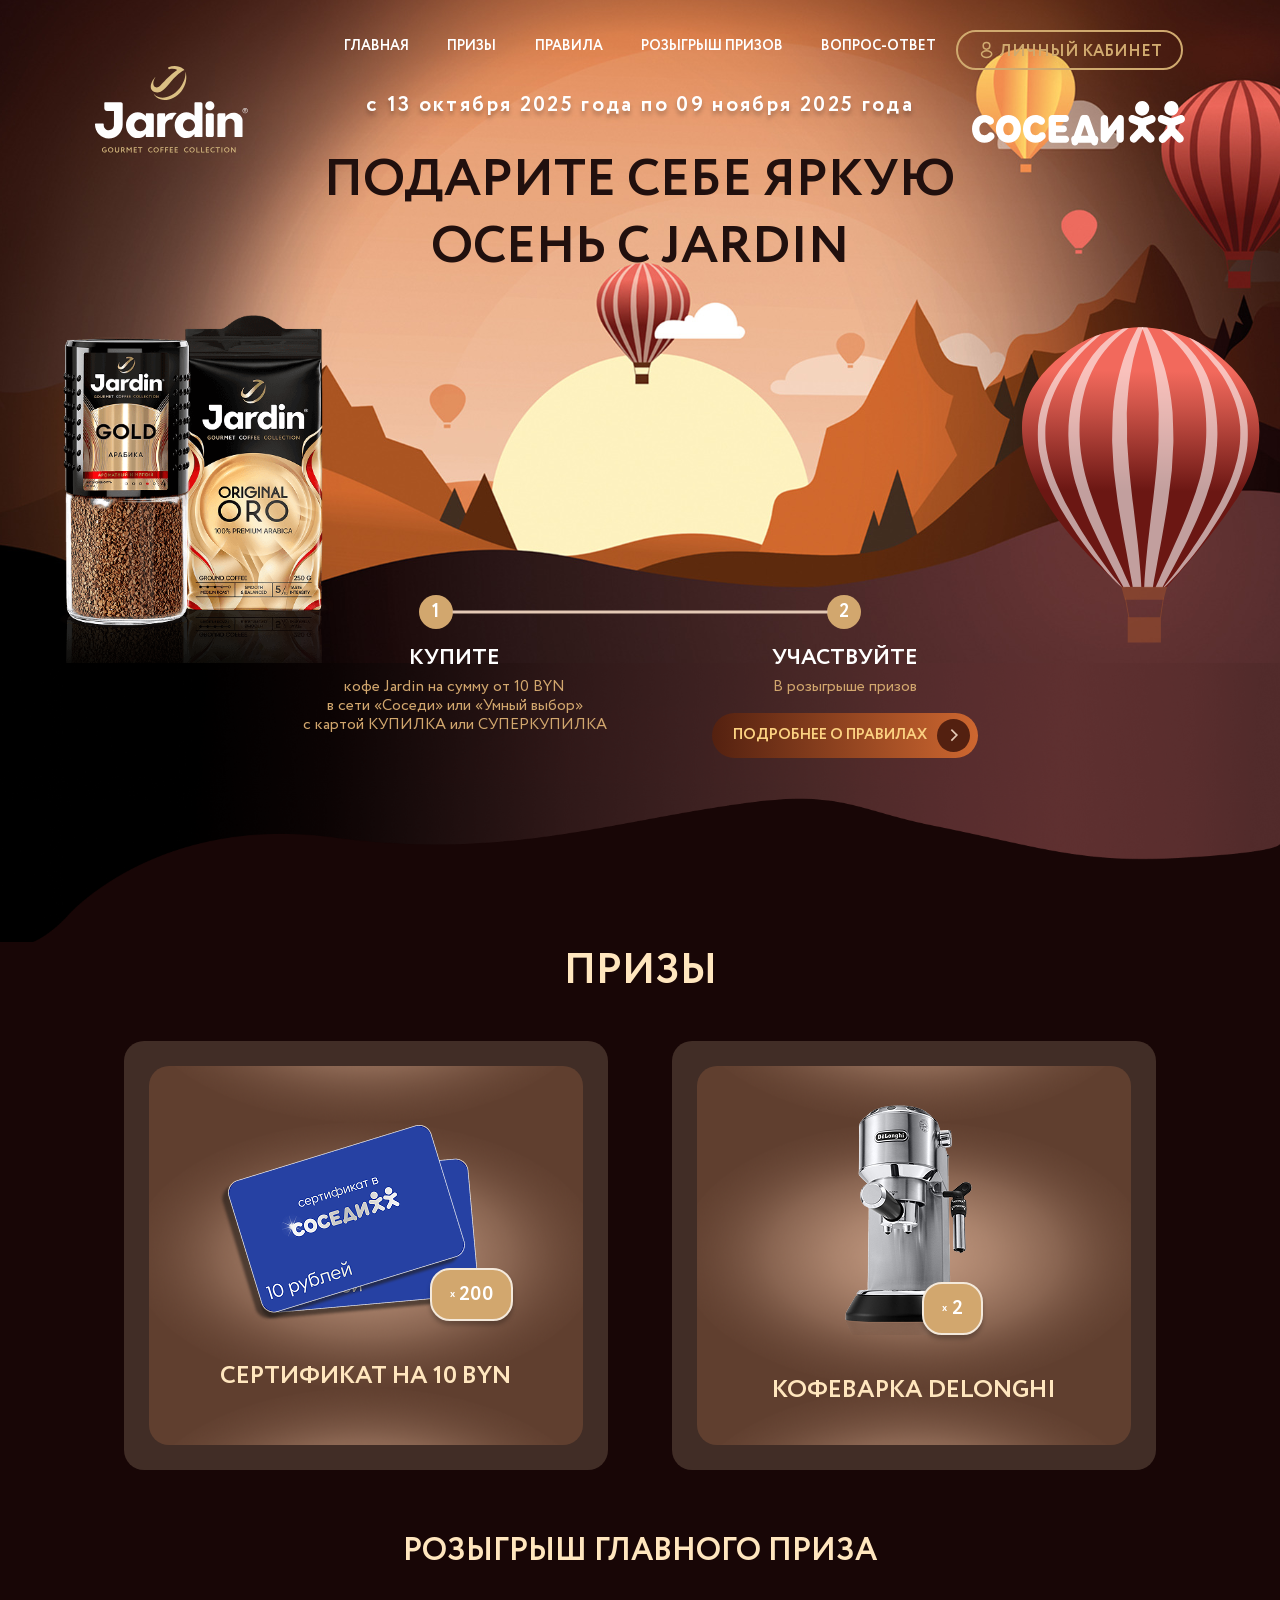
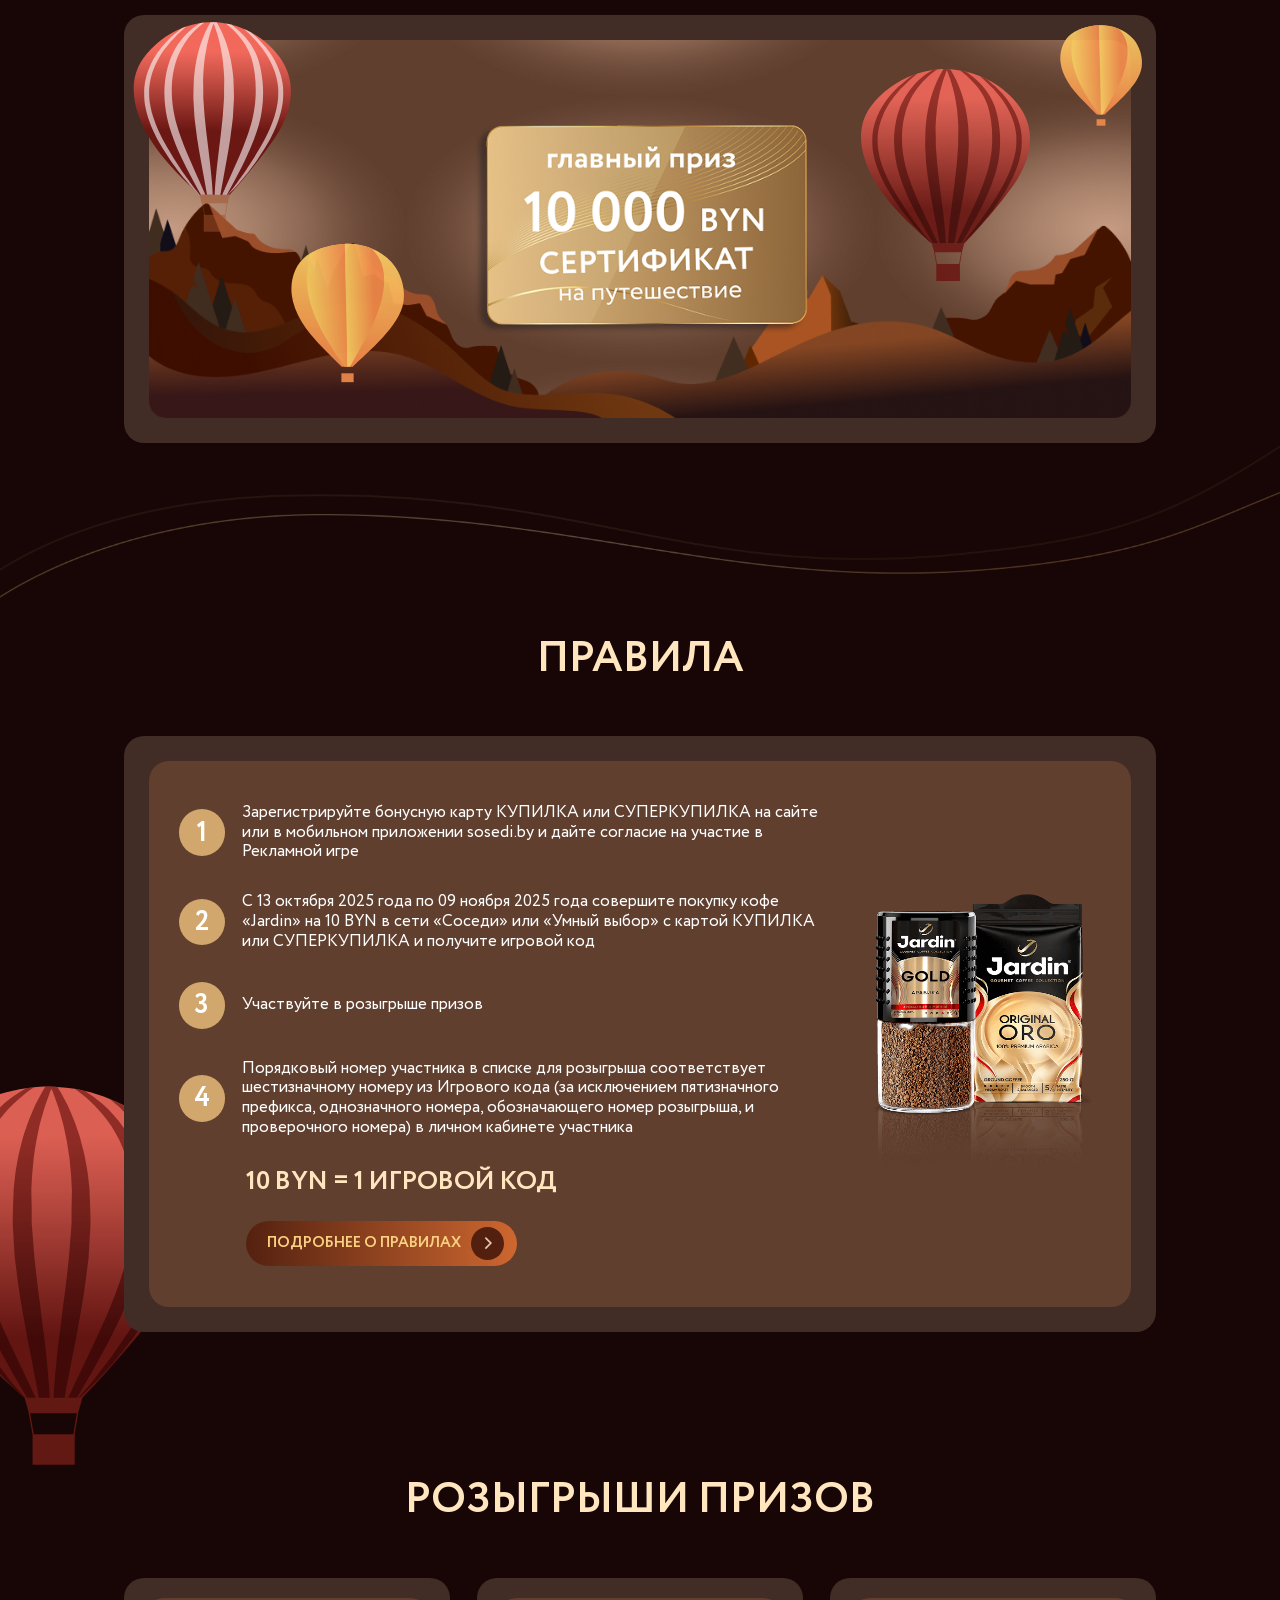
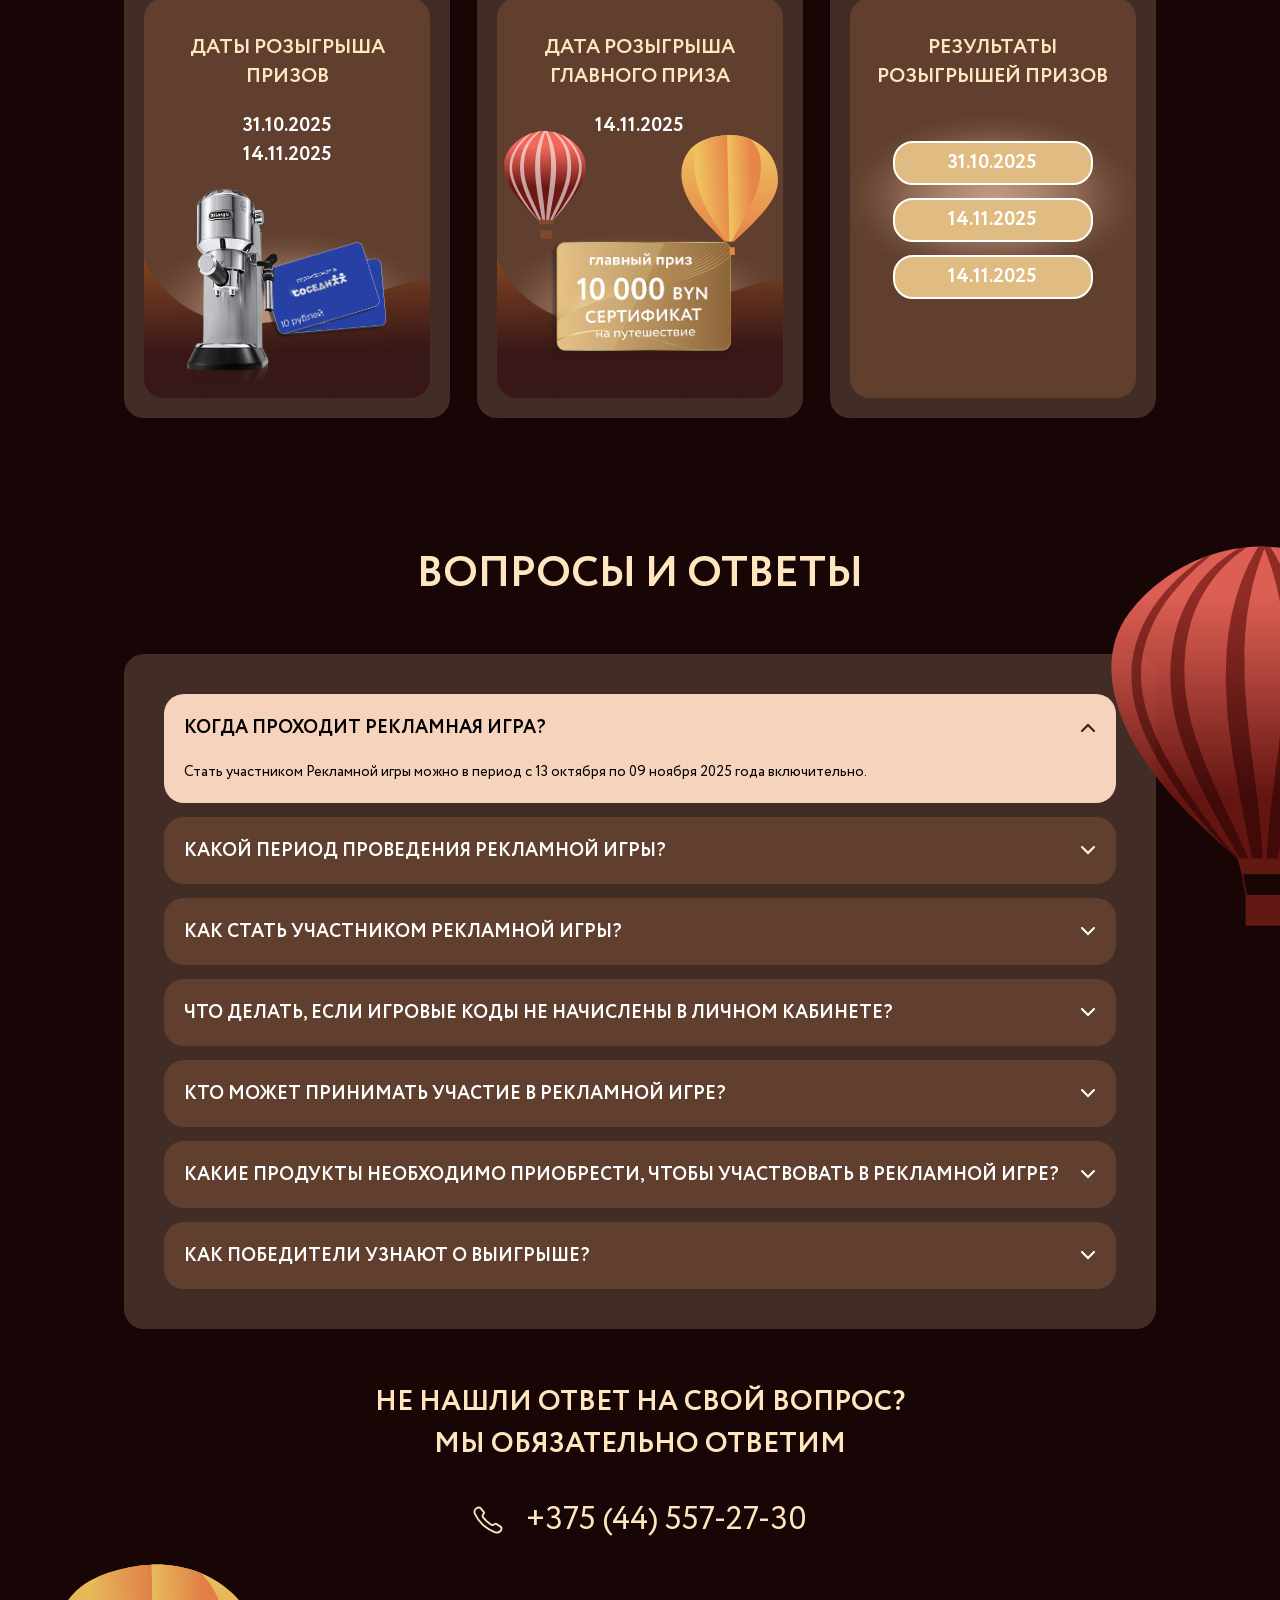
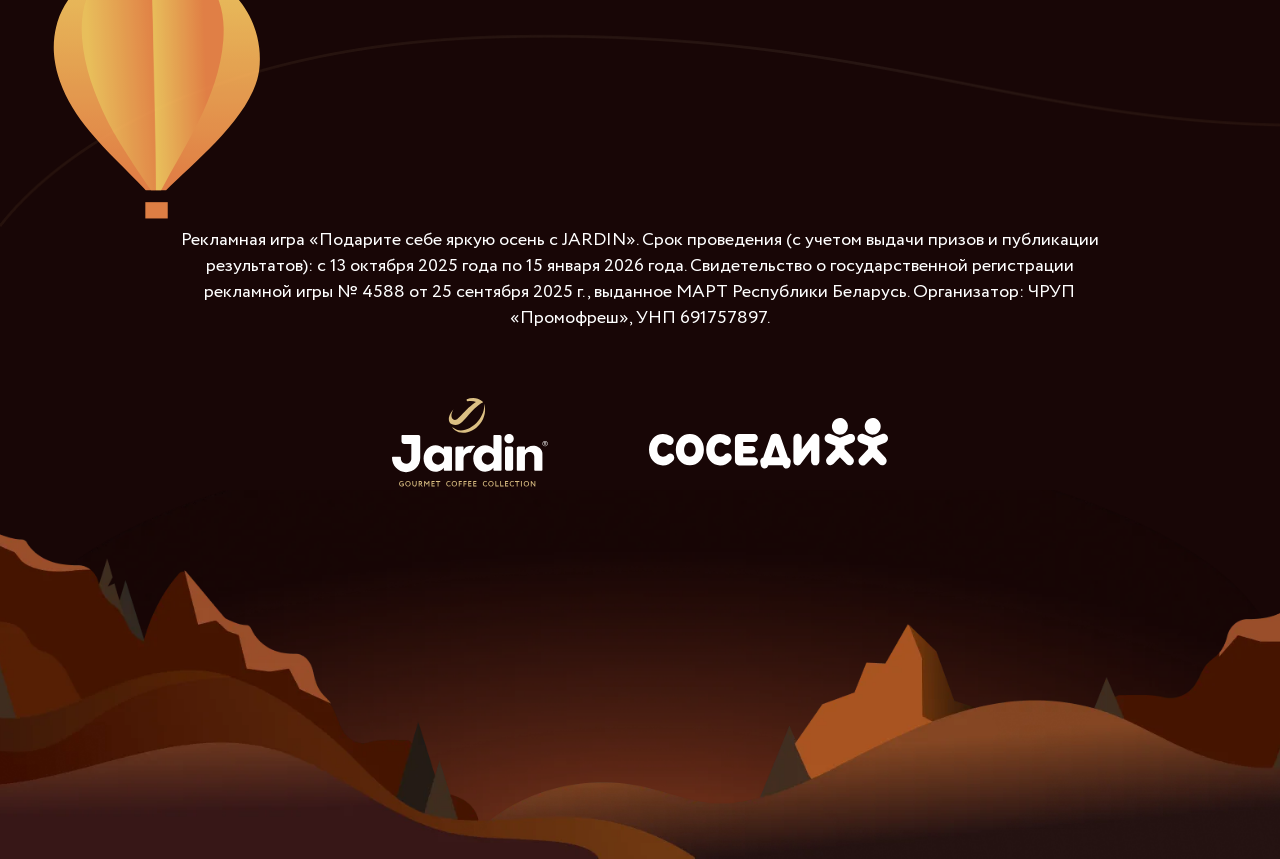
<file: index.html>
<!DOCTYPE html>
<html lang="en">
  <head>
    <!-- Google Tag Manager -->
    <script>
      (function (w, d, s, l, i) {
        w[l] = w[l] || [];
        w[l].push({ "gtm.start": new Date().getTime(), event: "gtm.js" });
        var f = d.getElementsByTagName(s)[0],
          j = d.createElement(s),
          dl = l != "dataLayer" ? "&l=" + l : "";
        j.async = true;
        j.src = "https://www.googletagmanager.com/gtm.js?id=" + i + dl;
        f.parentNode.insertBefore(j, f);
      })(window, document, "script", "dataLayer", "GTM-M6FMHGK");
    </script>
    <!-- End Google Tag Manager -->
    <meta charset="UTF-8" />
    <meta
      name="viewport"
      content="width=device-width, user-scalable=no, initial-scale=1.0, maximum-scale=1.0, minimum-scale=1.0"
    />
    <meta http-equiv="X-UA-Compatible" content="ie=edge" />
    <meta
      name="description"
      content="Рекламная игра в СОСЕДЯХ с 13.10.2025 г. по 09.11.2025 г. Главный приз - 10 000 BYN сертификат на путешествие!"
    />
    <link rel="stylesheet" href="style.css" />
    <link rel="shortcut icon" href="./images/favicon.png" type="image/x-icon" />
    <title>
      Рекламная игра в магазинах СОСЕДИ «Подарите себе яркую оcень с Jardine».
    </title>
  </head>
  <body>
    <!-- Google Tag Manager (noscript) -->
    <noscript
      ><iframe
        src="https://www.googletagmanager.com/ns.html?id=GTM-M6FMHGK"
        height="0"
        width="0"
        style="display: none; visibility: hidden"
      ></iframe
    ></noscript>
    <!-- End Google Tag Manager (noscript) -->
    <header class="header">
      <div class="header__content">
        <div></div>
        <a href="https://sosedi.by/personal/#auth" class="header__button-profile">
          <svg
            width="19"
            height="18"
            viewBox="0 0 19 18"
            fill="none"
            xmlns="http://www.w3.org/2000/svg"
          >
            <path
              d="M9.62017 8.15253C9.54517 8.14503 9.45517 8.14503 9.37267 8.15253C7.58767 8.09253 6.17017 6.63003 6.17017 4.83003C6.17017 2.99253 7.65517 1.50003 9.50017 1.50003C11.3377 1.50003 12.8302 2.99253 12.8302 4.83003C12.8227 6.63003 11.4052 8.09253 9.62017 8.15253Z"
              stroke="#D0AA6F"
              stroke-width="1.5"
              stroke-linecap="round"
              stroke-linejoin="round"
            />
            <path
              d="M5.87004 10.92C4.05504 12.135 4.05504 14.115 5.87004 15.3225C7.93254 16.7025 11.315 16.7025 13.3775 15.3225C15.1925 14.1075 15.1925 12.1275 13.3775 10.92C11.3225 9.54747 7.94004 9.54747 5.87004 10.92Z"
              stroke="#D0AA6F"
              stroke-width="1.5"
              stroke-linecap="round"
              stroke-linejoin="round"
            />
          </svg>
          <span>Личный кабинет</span>
        </a>
        <nav class="header__menu">
          <ul class="header__list">
            <li><a class="header__list-item" href="#hero">Главная</a></li>
            <li><a class="header__list-item" href="#prizes">призы</a></li>
            <li><a class="header__list-item" href="#rules">правила</a></li>
            <li>
              <a class="header__list-item" href="#draw">розыгрыш призов</a>
            </li>
            <li><a class="header__list-item" href="#faq">вопрос-ответ</a></li>
          </ul>
        </nav>
        <button class="burger">
          <span class="burger-line"></span>
        </button>
      </div>
    </header>
    <section id="hero" class="hero">
      <div class="hero__content container">
        <div class="hero__inner">
          <a href="https://sosedi.by/igra/"
            ><img src="./images/logo-jardin.svg" alt="логотип JARDIN"
          /></a>
          <a href="https://sosedi.by/"
            ><img src="./images/logo-sosedi.svg" alt="логотип Соседи"
          /></a>
        </div>
        <div class="hero__wrapper">
          <div class="hero__info">
            <p class="hero__info-subtitle">
              с 13 октября 2025 года по 09 ноября
2025 года
            </p>
            <h1 class="hero__info-subtitle--bold">
              Подарите себе яркую осень с JARDIN
            </h1>
          </div>
          <div class="hero__mechanic">
            <div class="hero__mechanic-numbers">
              <div class="hero__mechanic-number">1</div>
              <div class="hero__mechanic-number">2</div>
            </div>
            <div class="hero__mechanic-inner">
              <div class="hero__mechanic-description">
                <div
                  class="hero__mechanic-number hero__mechanic-number--hidden"
                >
                  1
                </div>
                <h2 class="hero__mechanic-title">КУПИТЕ</h2>
                <p class="hero__mechanic-subtitle">
                  кофе Jardin 
                  на сумму от 10 BYN <br/>
                  в сети «Соседи» или «Умный выбор» 
                 <br/> с картой КУПИЛКА
или СУПЕРКУПИЛКА
                </p>
              </div>
              <div class="hero__mechanic-description">
                <div
                  class="hero__mechanic-number hero__mechanic-number--hidden"
                >
                  2
                </div>
                <h2 class="hero__mechanic-title">Участвуйте</h2>
                <p class="hero__mechanic-subtitle">В розыгрыше призов</p>
                <a href="./pravila.pdf" class="hero__mechanic-button">
                  подробнее о правилах
                  <img src="./images/button-svg.svg" alt="" />
                </a>
              </div>
            </div>
          </div>
        </div>
        <img
          class="hero-image--coffee"
          src="./images/pachki1.png"
          alt="Decorate Iamge"
        />
        <img
          class="hero-image--shar"
          src="./images/shar-big.svg"
          alt="Decorate Iamge"
        />
      </div>
    </section>
    <section id="prizes" class="prizes">
      <div class="prizes__content container">
        <h2 class="prizes__title title">Призы</h2>
        <div class="prizes__cards">
          <div class="prizes__card">
            <div class="prizes__card-body">
              <div class="prizes__card-inner">
                <div class="prizes__card-images">
                  <img
                    class="prizes__card-image"
                    src="./images/sertifecat.png"
                    alt="Sertifecat"
                  />
                  <div class="prizes__card-quantity" id="prizes__card-quantity">
                    <span>x</span>
                    <h3>200</h3>
                  </div>
                </div>
                <h4 class="prizes__card-name title">сертификат на 10 byn</h4>
              </div>
            </div>
          </div>
          <div class="prizes__card">
            <div class="prizes__card-body">
              <div class="prizes__card-inner">
                <div class="prizes__card-images">
                  <img
                    class="prizes__card-image"
                    src="./images/kofevarka.png"
                    alt="кофеварка"
                  />
                  <div class="prizes__card-quantity">
                    <span>x</span>
                    <h3>2</h3>
                  </div>
                </div>
              </div>
              <h4 class="prizes__card-name title">Кофеварка DeLonghi</h4>
            </div>
          </div>
        </div>
        <div class="main-prize box">
          <div class="main-prize__content container">
            <h2 class="main-prize__title title">Розыгрыш главного приза</h2>
            <div class="prizes__cards">
              <div class="prizes__card prizes__card--big">
                <img
                  style="z-index: 2"
                  class="main-prize__card--shar"
                  src="./images/shar-big.svg"
                  alt=""
                />
                <img
                  style="z-index: 2"
                  class="main-prize__card--shar-2"
                  src="./images/shar2.svg"
                  alt=""
                />
                <img
                  style="z-index: 2"
                  class="main-prize__card--shar-3"
                  src="./images/shar3.svg"
                  alt=""
                />
                <img
                  style="z-index: 2"
                  class="main-prize__card--shar-4"
                  src="./images/shar3.svg"
                  alt=""
                />
                <div class="prizes__card-body main-prize__card-body">
                  <img
                    class="main-prize__card-image"
                    style="z-index: 3"
                    src="./images/main-prize.png"
                    alt=""
                  />
                  <img src="./images/fon3.png" alt="" />
                </div>
              </div>
            </div>
          </div>
        </div>
      </div>
    </section>
    <div class="line"></div>
    <section id="rules" class="rules">
      <div class="rules__content container">
        <h2 class="rules__title prizes__title title">Правила</h2>
        <div class="rules__inner">
          <div class="prizes__card">
            <div
              style="height: auto"
              class="rules__inner-body prizes__card-body"
            >
              <div class="rules__wrapper">
                <div class="rules__inner-info">
                  <div class="rules__inner-block">
                    <button class="hero__mechanic-number rules__inner-number">
                      1
                    </button>
                    <p class="rules__inner-subtitle">
                     Зарегистрируйте бонусную карту КУПИЛКА или СУПЕРКУПИЛКА на сайте или в мобильном приложении sosedi.by и дайте согласие на участие в Рекламной игре
                    </p>
                  </div>
                  <div class="rules__inner-block">
                    <button class="hero__mechanic-number rules__inner-number">
                      2
                    </button>
                    <p class="rules__inner-subtitle">
                     С 13 октября 2025 года по 09 ноября 2025 года совершите покупку кофе «Jardin» на 10 BYN в сети «Соседи» или «Умный выбор» с картой КУПИЛКА
или СУПЕРКУПИЛКА и получите игровой код
                    </p>
                  </div>
                  <div class="rules__inner-block">
                    <button class="hero__mechanic-number rules__inner-number">
                      3
                    </button>
                    <p class="rules__inner-subtitle">
                      Участвуйте в розыгрыше призов
                    </p>
                  </div>
                  <div class="rules__inner-block">
                    <button class="hero__mechanic-number rules__inner-number">
                      4
                    </button>
                    <p class="rules__inner-subtitle">
                  Порядковый номер участника в списке для розыгрыша
                      соответствует шестизначному номеру из Игрового кода (за
                      исключением пятизначного префикса, однозначного номера,
                      обозначающего номер розыгрыша, и проверочного номера) в
                      личном кабинете участника
                    </p>
                  </div>
                </div>
                <div class="rules__inner-link">
                  <p class="rules__inner-code">10 byn = 1 игровой код</p>
                  <a
                    href="./pravila.pdf"
                    style="margin-top: 0"
                    class="hero__mechanic-button rules__button"
                  >
                    подробнее о правилах
                    <img src="./images/button-svg.svg" alt="" />
                  </a>
                </div>
              </div>
              <img
                class="rules__inner-coffee"
                src="./images/pachki1.png"
                alt="Decorate Image"
              />
            </div>
          </div>
        </div>
      </div>
      <img class="decorate__shar" src="./images/shar2.svg" alt="" />
    </section>
    <section id="draw" class="draw">
      <div class="draw__content container">
        <h2 class="draw__title prizes__title title">розыгрыши призов</h2>
        <div class="draw__cards">
          <div class="prizes__card draw__card">
            <div class="prizes__card-body draw__card-body">
              <h3 class="draw__card-name">даты розыгрыша призов</h3>
              <h4 class="draw__card-date">31.10.2025<br />14.11.2025</h4>
              <div class="draw__card-images">
                <img
                  class="draw__card-image--coffee"
                  src="./images/kofevarka.png"
                  alt="Кофеварка"
                />
                <img
                  class="draw__card-image--sertifecat"
                  src="./images/sertifecat.png"
                  alt="Сертификат"
                />
              </div>
            </div>
          </div>
          <div class="prizes__card draw__card">
            <div class="prizes__card-body draw__card-body">
              <h3 class="draw__card-name">дата розыгрыша главного приза</h3>
              <h4 class="draw__card-date">14.11.2025</h4>
              <img
                class="draw__card-image--main-prize"
                src="./images/main-prize.png"
                alt="Главный приз"
              />
              <img
                class="draw__card-image--shar"
                src="./images/shar-big.svg"
                alt="decorate image"
              />
              <img
                class="draw__card-image--shar-2"
                src="./images/shar3.svg"
                alt="decorate image"
              />
            </div>
          </div>
          <div class="prizes__card draw__card">
            <div class="prizes__card-body draw__card-body">
              <h3 style="max-width: 244px" class="draw__card-name">
                результаты<br />
                розыгрышей призов
              </h3>
              <div class="draw__card-dates">
                <a href="./Победители Тур 1.pdf" class="draw__card-date--button active"
                  >31.10.2025</a
                >
                <a class="draw__card-date--button">14.11.2025</a>
                <a h class="draw__card-date--button">14.11.2025</a>
              </div>
            </div>
          </div>
        </div>
      </div>
    </section>
    <div style="max-width: 100%; overflow: hidden" class="draw-and-footer">
      <section id="faq" class="faq">
        <div class="faq__content container">
          <h2 class="faq__title prizes__title title">вопросы и ответы</h2>
          <div class="prizes__card faq__card">
            <div style="height: auto" class="prizes__card-body faq__card-body">
              <label for="when">
                <div class="faq__card-title">
                  когда проходит Рекламная игра?
                </div>
                <p class="faq__card-text">
                  Стать участником Рекламной игры можно в период с 13 октября по 09 ноября 2025 года включительно.
                </p>
              </label>
              <input checked name="acc" type="radio" id="when" />
              <div class="faq__card-arrow"></div>
            </div>
            <div style="height: auto" class="prizes__card-body faq__card-body">
              <label for="which">
                <div class="faq__card-title">
                  какой период проведения рекламной игры?
                </div>
                <p class="faq__card-text">
                Период проведения Рекламной игры, включая срок выдачи выигрышей и публикации результатов проведения с 13 октября 2025 года по 15 января 2026 года.
                </p>
              </label>
              <input name="acc" type="radio" id="which" />
              <div class="faq__card-arrow"></div>
            </div>
            <div style="height: auto" class="prizes__card-body faq__card-body">
              <label for="how">
                <div class="faq__card-title">
                  как стать участником рекламной игры?
                </div>
                <p class="faq__card-text">
                 Для участия в Рекламной игре, в период <strong>с 00:00:00 13.10.2025 по 23:59:59 09.11.2025 (включительно)</strong>, необходимо выполнить следующие условия:<br/>
1. Зарегистрировать бонусную карту Купилка или Суперкупилка на сайте <a href="http://sosedi.by/">sosedi.by</a> или в Мобильном приложении «Соседи всегда под рукой».<br/>
2. Проверить корректность заполнения своих персональных данных и подтвердить согласие на участие в Рекламной игре в личном кабинете.<br/>
3. В период с 13 октября 2025 года по 09 ноября 2025 года приобрести в магазинах «Соседи», «Соседи экспресс» или «Умный выбор» на территории Республики Беларусь Игровые продукты на сумму от 10 (Десяти) и более белорусских рублей в одном чеке, применив при расчёте карту «Купилка» или «Суперкупилка».

                </p>
              </label>
              <input name="acc" type="radio" id="how" />
              <div class="faq__card-arrow"></div>
            </div>
            <div style="height: auto" class="prizes__card-body faq__card-body">
              <label for="what">
                <div class="faq__card-title">
                  что делать, если игровые коды не начислены в личном кабинете?
                </div>
                <p class="faq__card-text">
                 Необходимо проверить:<br/>
- зарегистрирована ли карта «Купилка» или «Суперкупилка» на сайте <a href="http://sosedi.by/">sosedi.by</a> или в Мобильном приложении;<br/>
- есть ли согласие на участие в Рекламной игре в Личном кабинете;<br/>
- есть ли в чеке игровые товары на сумму не менее 10 BYN (с учетом скидок, предоставляемых по бонусной программе «Купилка» или «Суперкупилка», и другим скидочным и(или) бонусным программам). <br/><br/>

Если все пункты соблюдены, но код не начислен, обратитесь на инфолинию сети «Соседи» по номеру <a href="tel:7290">7290</a>.
                </p>
              </label>
              <input name="acc" type="radio" id="what" />
              <div class="faq__card-arrow"></div>
            </div>
            <div style="height: auto" class="prizes__card-body faq__card-body">
              <label for="who">
                <div class="faq__card-title">
                  кто может принимать участие в рекламной игре?
                </div>
                <p class="faq__card-text">
                 К участию в Рекламной игре приглашаются все граждане Республики Беларусь, а также иностранные граждане и лица без гражданства, являющиеся держателями Карты/Виртуальной карты Участника и зарегистрированные в личном кабинете на сайте <a href="https://sosedi.by/igra/">sosedi.by/igra/</a>, заполнившие в нем достоверные актуальные персональные данные.
                </p>
              </label>
              <input name="acc" type="radio" id="who" />
              <div class="faq__card-arrow"></div>
            </div>
            <div style="height: auto" class="prizes__card-body faq__card-body">
              <label for="which-2">
                <div class="faq__card-title">
                  какие продукты необходимо приобрести, чтобы участвовать в
                  рекламной игре?
                </div>
                <p class="faq__card-text">
                  Список товаров, участвующих в Рекламной игре, указан <a href="https://sosedi.by/igra/goods.pdf">здесь</a>
                </p>
              </label>
              <input name="acc" type="radio" id="which-2" />
              <div class="faq__card-arrow"></div>
            </div>
            <div style="height: auto" class="prizes__card-body faq__card-body">
              <label for="maybe">
                <div class="faq__card-title">
                 Как победители узнают о выигрыше?
                </div>
                <p class="faq__card-text">
                 Победители извещаются о выигрыше в срок не позднее пяти суток от даты проведения соответствующего розыгрыша посредством отправки SMS-сообщения на номер мобильного телефона Победителя, указанный им при регистрации на Сайте или в Мобильном приложении, а также в Личном кабинете Участника на Сайте. Также Организатор оставляет за собой право дополнительно уведомлять 

Победителей о выигрыше телефонным звонком. При извещении Победителя о выигрыше ему сообщается дата признания его Победителем в соответствии с <a href="./pravila.pdf" style="color:blue">Правилами</a>.

                </p>
              </label>
              <input name="acc" type="radio" id="maybe" />
              <div class="faq__card-arrow"></div>
            </div>
           
          </div>
          <div class="faq__feedback">
            <p class="faq__feedback-title">
              не нашли ответ на свой вопрос?<br />
              мы обязательно ответим
            </p>
            <a class="faq__feedback-link" href="tel:+375445572730">
              <img src="./images/phone.svg" alt="" />
              +375 (44) 557-27-30
            </a>
          </div>
        </div>
        <img
          class="decorate__shar decorate__shar-2"
          alt="Decorate Image"
          src="./images/shar2.svg"
        />
      </section>
      <footer id="footer" class="footer">
        <img class="footer__decorate-shar" src="./images/shar3.svg" alt="" />
        <div class="footer__line"></div>
        <div class="footer__content container">
          <p class="footer__subtitle">
         Рекламная игра «Подарите себе яркую осень с JARDIN». Срок проведения (с учетом выдачи призов и публикации результатов): с 13 октября 2025 года по 15 января 2026 года. Свидетельство о государственной регистрации рекламной игры № 4588 от 25 сентября 2025 г., выданное МАРТ Республики Беларусь. Организатор: ЧРУП «Промофреш», УНП 691757897.
          </p>
          <div class="footer__images">
            <a href="https://sosedi.by/igra/"
              ><img src="./images/logo-jardin.svg" alt="логотип JARDIN"
            /></a>
            <a href="https://sosedi.by/"
              ><img src="./images/logo-sosedi.svg" alt="логотип Соседи"
            /></a>
          </div>
        </div>
        <div class="footer__background"></div>
      </footer>
    </div>
    <script src="./index.js"></script>
  </body>
</html>
</file>
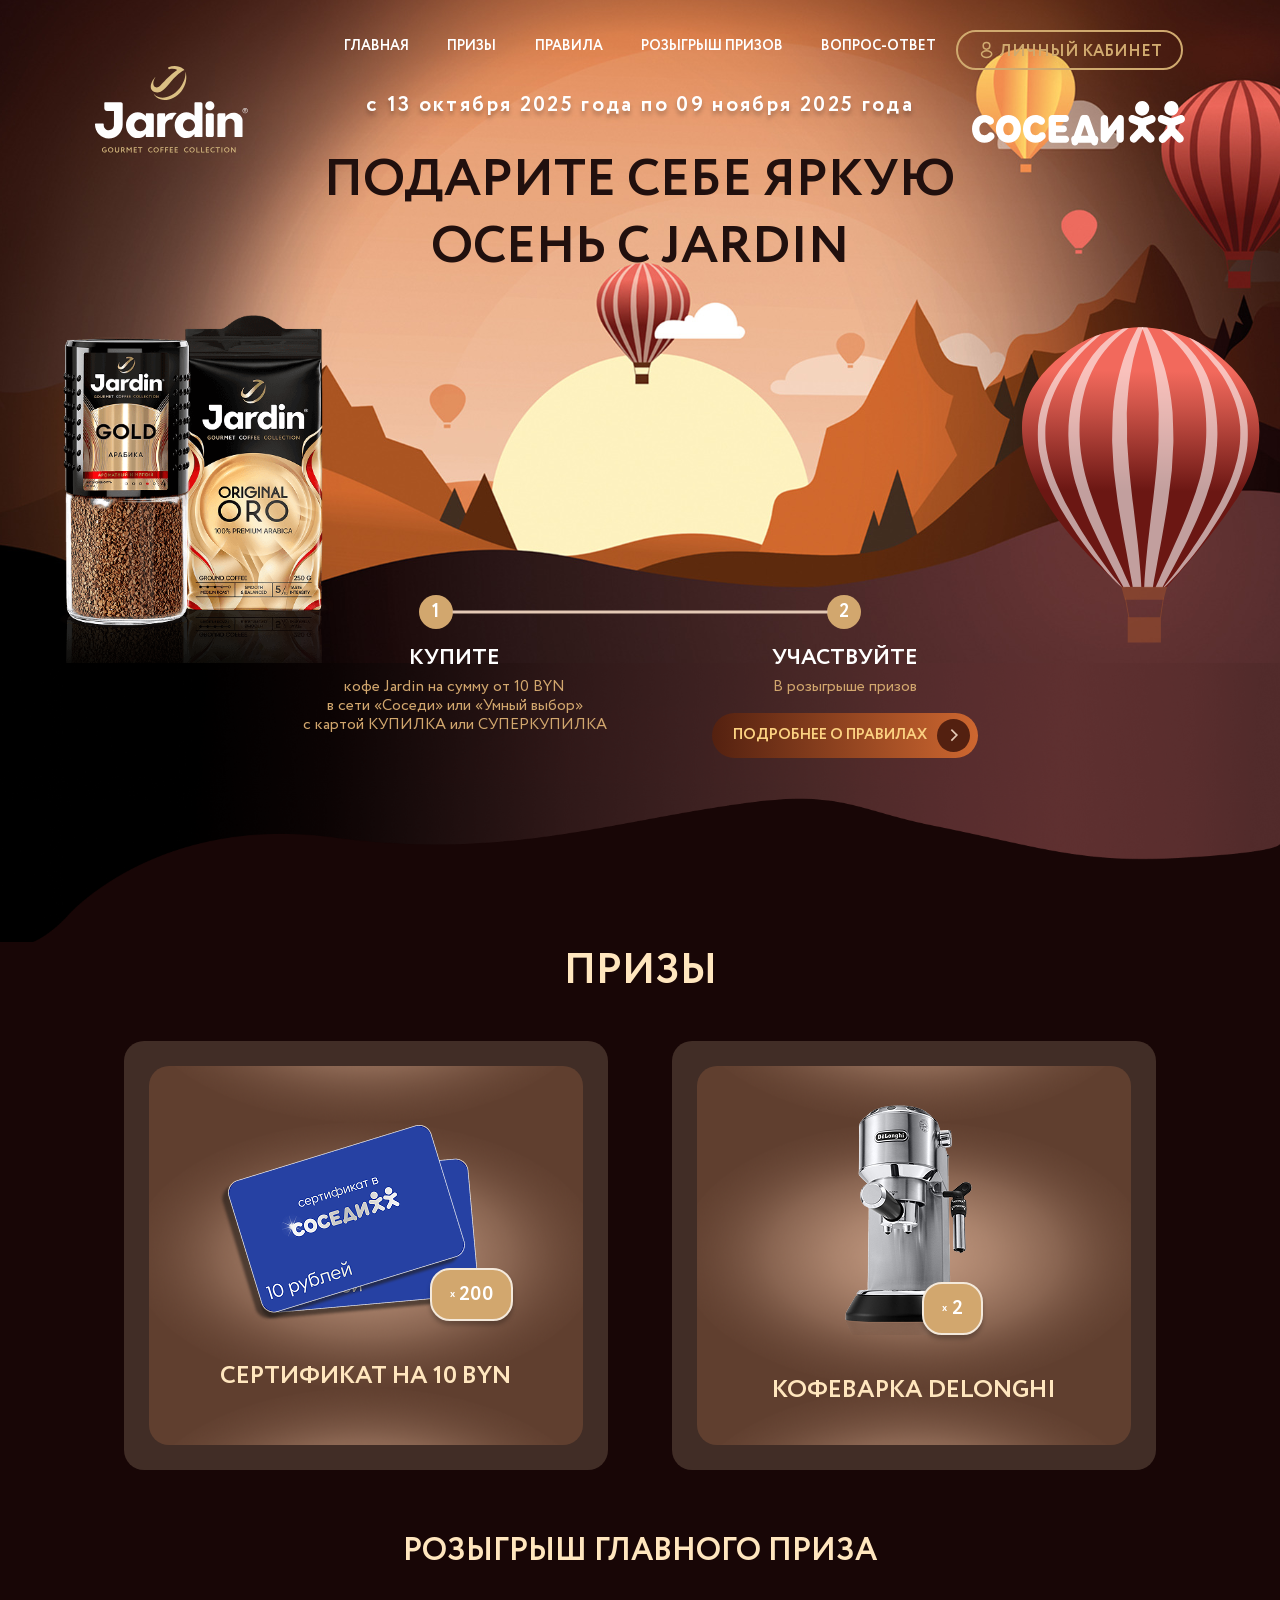
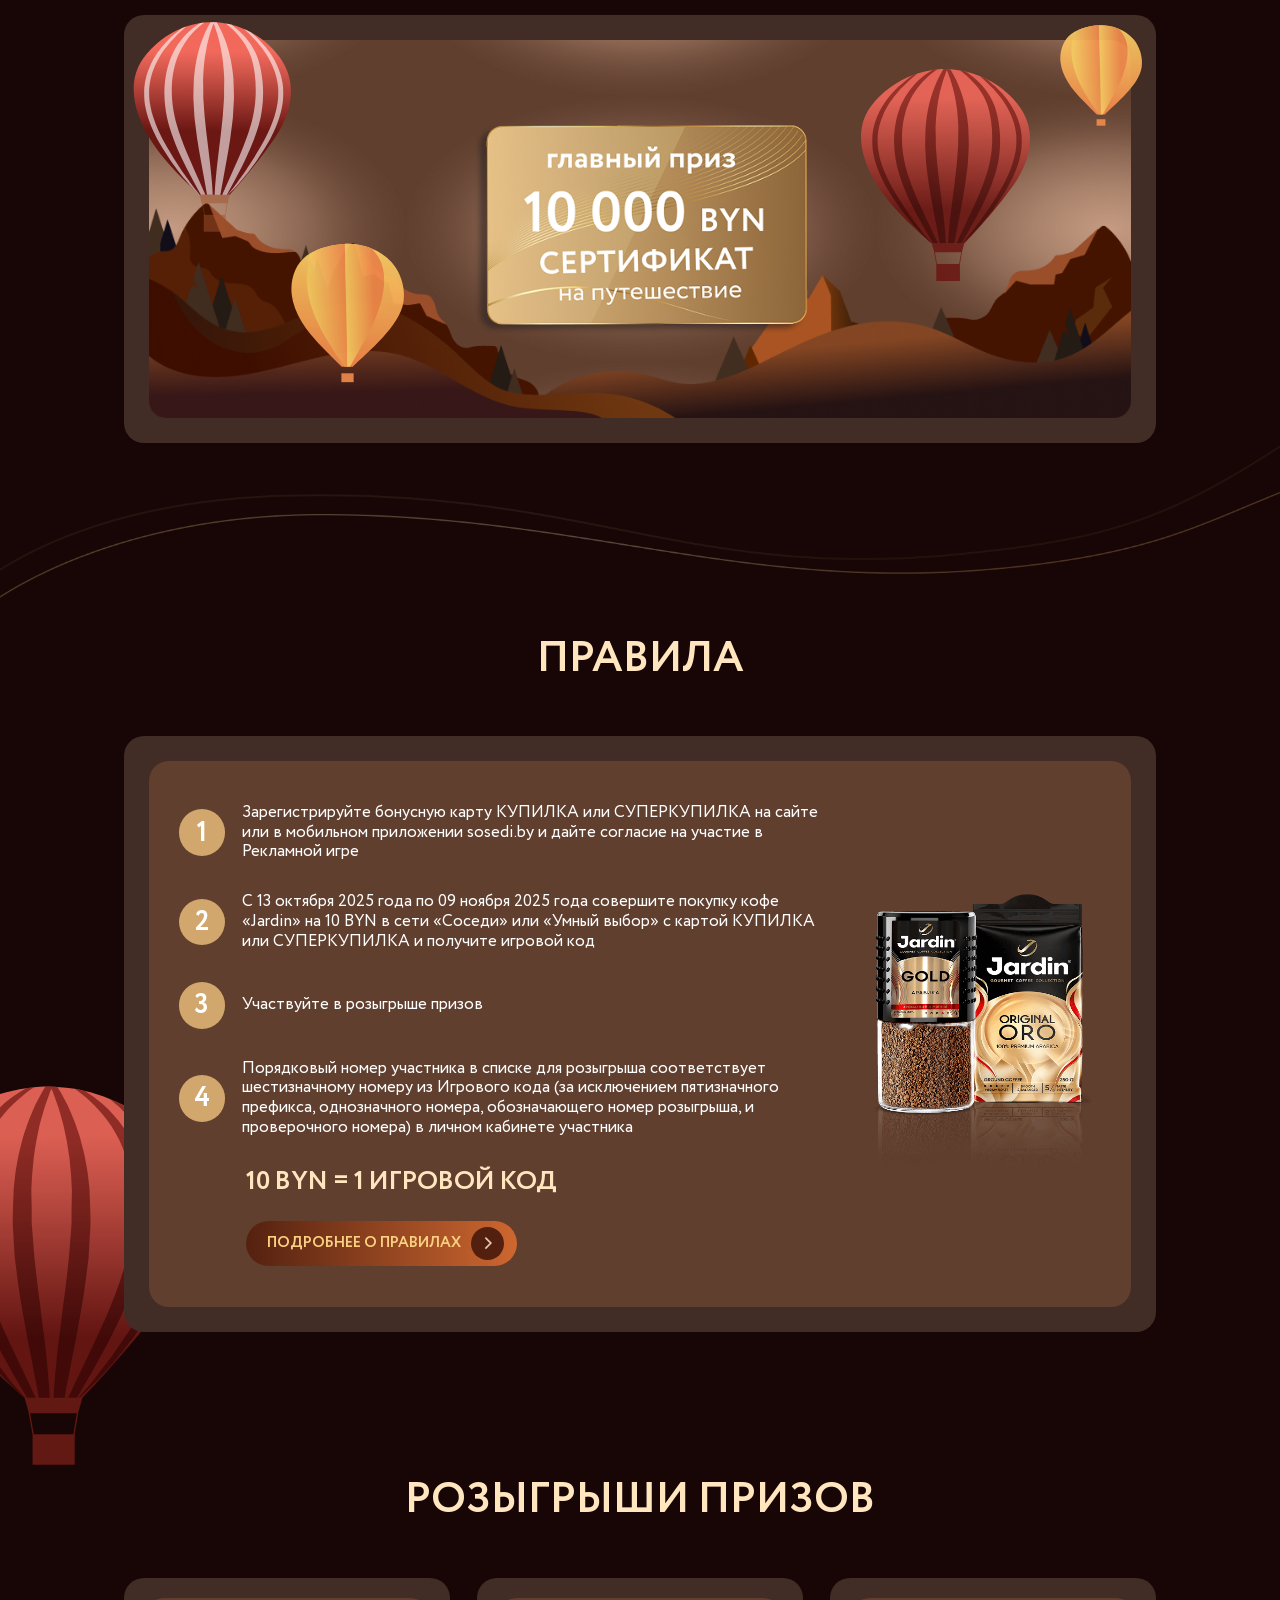
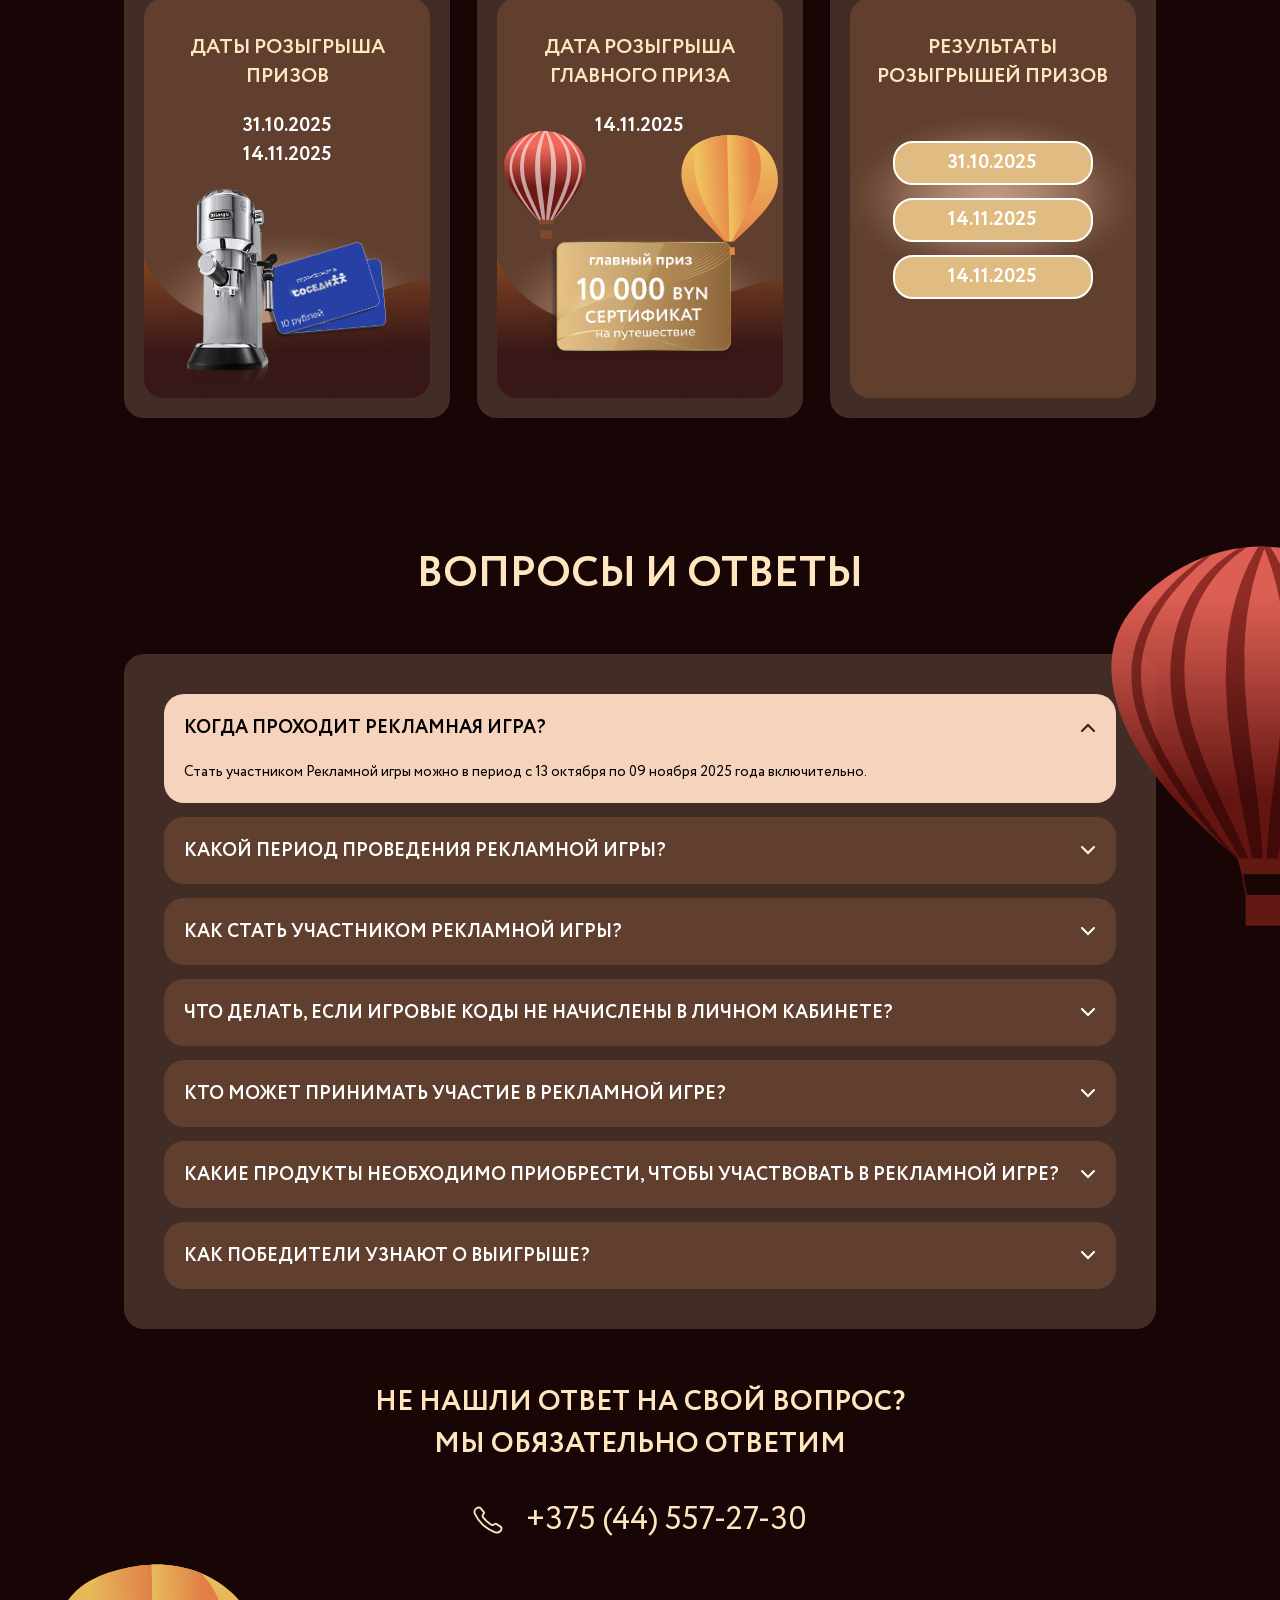
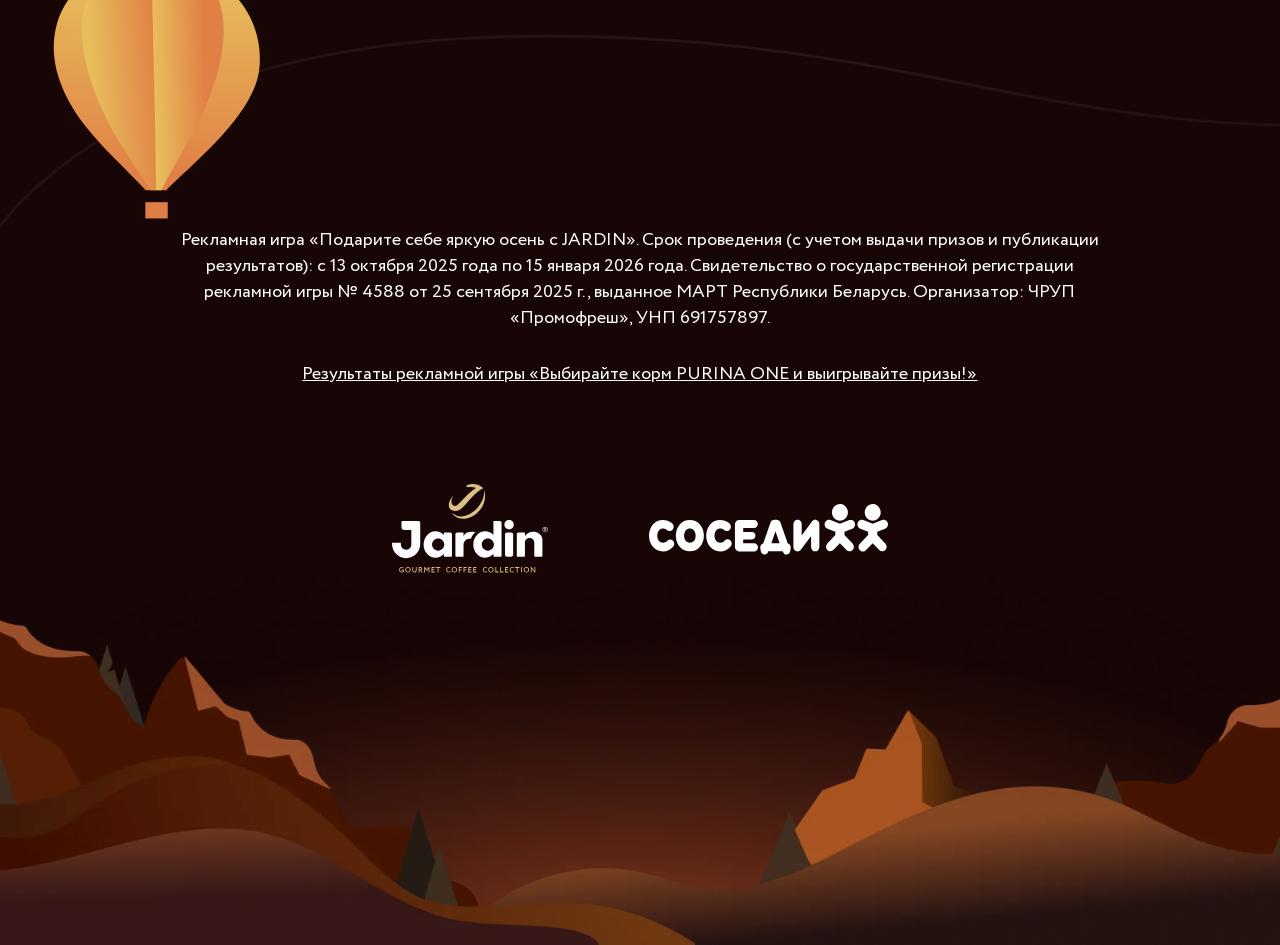
<file: sosedi with link purina/index.html>
<!DOCTYPE html>
<html lang="en">
  <head>
    <!-- Google Tag Manager -->
    <script>
      (function (w, d, s, l, i) {
        w[l] = w[l] || [];
        w[l].push({ "gtm.start": new Date().getTime(), event: "gtm.js" });
        var f = d.getElementsByTagName(s)[0],
          j = d.createElement(s),
          dl = l != "dataLayer" ? "&l=" + l : "";
        j.async = true;
        j.src = "https://www.googletagmanager.com/gtm.js?id=" + i + dl;
        f.parentNode.insertBefore(j, f);
      })(window, document, "script", "dataLayer", "GTM-M6FMHGK");
    </script>
    <!-- End Google Tag Manager -->
    <meta charset="UTF-8" />
    <meta
      name="viewport"
      content="width=device-width, user-scalable=no, initial-scale=1.0, maximum-scale=1.0, minimum-scale=1.0"
    />
    <meta http-equiv="X-UA-Compatible" content="ie=edge" />
    <meta
      name="description"
      content="Рекламная игра в СОСЕДЯХ с 13.10.2025 г. по 09.11.2025 г. Главный приз - 10 000 BYN сертификат на путешествие!"
    />
    <link rel="stylesheet" href="style.css" />
    <link rel="shortcut icon" href="./images/favicon.png" type="image/x-icon" />
    <title>
      Рекламная игра в магазинах СОСЕДИ «Подарите себе яркую оcень с Jardine».
    </title>
  </head>
  <body>
    <!-- Google Tag Manager (noscript) -->
    <noscript
      ><iframe
        src="https://www.googletagmanager.com/ns.html?id=GTM-M6FMHGK"
        height="0"
        width="0"
        style="display: none; visibility: hidden"
      ></iframe
    ></noscript>
    <!-- End Google Tag Manager (noscript) -->
    <header class="header">
      <div class="header__content">
        <div></div>
        <a href="https://sosedi.by/personal/#auth" class="header__button-profile">
          <svg
            width="19"
            height="18"
            viewBox="0 0 19 18"
            fill="none"
            xmlns="http://www.w3.org/2000/svg"
          >
            <path
              d="M9.62017 8.15253C9.54517 8.14503 9.45517 8.14503 9.37267 8.15253C7.58767 8.09253 6.17017 6.63003 6.17017 4.83003C6.17017 2.99253 7.65517 1.50003 9.50017 1.50003C11.3377 1.50003 12.8302 2.99253 12.8302 4.83003C12.8227 6.63003 11.4052 8.09253 9.62017 8.15253Z"
              stroke="#D0AA6F"
              stroke-width="1.5"
              stroke-linecap="round"
              stroke-linejoin="round"
            />
            <path
              d="M5.87004 10.92C4.05504 12.135 4.05504 14.115 5.87004 15.3225C7.93254 16.7025 11.315 16.7025 13.3775 15.3225C15.1925 14.1075 15.1925 12.1275 13.3775 10.92C11.3225 9.54747 7.94004 9.54747 5.87004 10.92Z"
              stroke="#D0AA6F"
              stroke-width="1.5"
              stroke-linecap="round"
              stroke-linejoin="round"
            />
          </svg>
          <span>Личный кабинет</span>
        </a>
        <nav class="header__menu">
          <ul class="header__list">
            <li><a class="header__list-item" href="#hero">Главная</a></li>
            <li><a class="header__list-item" href="#prizes">призы</a></li>
            <li><a class="header__list-item" href="#rules">правила</a></li>
            <li>
              <a class="header__list-item" href="#draw">розыгрыш призов</a>
            </li>
            <li><a class="header__list-item" href="#faq">вопрос-ответ</a></li>
          </ul>
        </nav>
        <button class="burger">
          <span class="burger-line"></span>
        </button>
      </div>
    </header>
    <section id="hero" class="hero">
      <div class="hero__content container">
        <div class="hero__inner">
          <a href="https://sosedi.by/igra/"
            ><img src="./images/logo-jardin.svg" alt="логотип JARDIN"
          /></a>
          <a href="https://sosedi.by/"
            ><img src="./images/logo-sosedi.svg" alt="логотип Соседи"
          /></a>
        </div>
        <div class="hero__wrapper">
          <div class="hero__info">
            <p class="hero__info-subtitle">
              с 13 октября 2025 года по 09 ноября
2025 года
            </p>
            <h1 class="hero__info-subtitle--bold">
              Подарите себе яркую осень с JARDIN
            </h1>
          </div>
          <div class="hero__mechanic">
            <div class="hero__mechanic-numbers">
              <div class="hero__mechanic-number">1</div>
              <div class="hero__mechanic-number">2</div>
            </div>
            <div class="hero__mechanic-inner">
              <div class="hero__mechanic-description">
                <div
                  class="hero__mechanic-number hero__mechanic-number--hidden"
                >
                  1
                </div>
                <h2 class="hero__mechanic-title">КУПИТЕ</h2>
                <p class="hero__mechanic-subtitle">
                  кофе Jardin 
                  на сумму от 10 BYN <br/>
                  в сети «Соседи» или «Умный выбор» 
                 <br/> с картой КУПИЛКА
или СУПЕРКУПИЛКА
                </p>
              </div>
              <div class="hero__mechanic-description">
                <div
                  class="hero__mechanic-number hero__mechanic-number--hidden"
                >
                  2
                </div>
                <h2 class="hero__mechanic-title">Участвуйте</h2>
                <p class="hero__mechanic-subtitle">В розыгрыше призов</p>
                <a href="./pravila.pdf" class="hero__mechanic-button">
                  подробнее о правилах
                  <img src="./images/button-svg.svg" alt="" />
                </a>
              </div>
            </div>
          </div>
        </div>
        <img
          class="hero-image--coffee"
          src="./images/pachki1.png"
          alt="Decorate Iamge"
        />
        <img
          class="hero-image--shar"
          src="./images/shar-big.svg"
          alt="Decorate Iamge"
        />
      </div>
    </section>
    <section id="prizes" class="prizes">
      <div class="prizes__content container">
        <h2 class="prizes__title title">Призы</h2>
        <div class="prizes__cards">
          <div class="prizes__card">
            <div class="prizes__card-body">
              <div class="prizes__card-inner">
                <div class="prizes__card-images">
                  <img
                    class="prizes__card-image"
                    src="./images/sertifecat.png"
                    alt="Sertifecat"
                  />
                  <div class="prizes__card-quantity" id="prizes__card-quantity">
                    <span>x</span>
                    <h3>200</h3>
                  </div>
                </div>
                <h4 class="prizes__card-name title">сертификат на 10 byn</h4>
              </div>
            </div>
          </div>
          <div class="prizes__card">
            <div class="prizes__card-body">
              <div class="prizes__card-inner">
                <div class="prizes__card-images">
                  <img
                    class="prizes__card-image"
                    src="./images/kofevarka.png"
                    alt="кофеварка"
                  />
                  <div class="prizes__card-quantity">
                    <span>x</span>
                    <h3>2</h3>
                  </div>
                </div>
              </div>
              <h4 class="prizes__card-name title">Кофеварка DeLonghi</h4>
            </div>
          </div>
        </div>
        <div class="main-prize box">
          <div class="main-prize__content container">
            <h2 class="main-prize__title title">Розыгрыш главного приза</h2>
            <div class="prizes__cards">
              <div class="prizes__card prizes__card--big">
                <img
                  style="z-index: 2"
                  class="main-prize__card--shar"
                  src="./images/shar-big.svg"
                  alt=""
                />
                <img
                  style="z-index: 2"
                  class="main-prize__card--shar-2"
                  src="./images/shar2.svg"
                  alt=""
                />
                <img
                  style="z-index: 2"
                  class="main-prize__card--shar-3"
                  src="./images/shar3.svg"
                  alt=""
                />
                <img
                  style="z-index: 2"
                  class="main-prize__card--shar-4"
                  src="./images/shar3.svg"
                  alt=""
                />
                <div class="prizes__card-body main-prize__card-body">
                  <img
                    class="main-prize__card-image"
                    style="z-index: 3"
                    src="./images/main-prize.png"
                    alt=""
                  />
                  <img src="./images/fon3.png" alt="" />
                </div>
              </div>
            </div>
          </div>
        </div>
      </div>
    </section>
    <div class="line"></div>
    <section id="rules" class="rules">
      <div class="rules__content container">
        <h2 class="rules__title prizes__title title">Правила</h2>
        <div class="rules__inner">
          <div class="prizes__card">
            <div
              style="height: auto"
              class="rules__inner-body prizes__card-body"
            >
              <div class="rules__wrapper">
                <div class="rules__inner-info">
                  <div class="rules__inner-block">
                    <button class="hero__mechanic-number rules__inner-number">
                      1
                    </button>
                    <p class="rules__inner-subtitle">
                     Зарегистрируйте бонусную карту КУПИЛКА или СУПЕРКУПИЛКА на сайте или в мобильном приложении sosedi.by и дайте согласие на участие в Рекламной игре
                    </p>
                  </div>
                  <div class="rules__inner-block">
                    <button class="hero__mechanic-number rules__inner-number">
                      2
                    </button>
                    <p class="rules__inner-subtitle">
                     С 13 октября 2025 года по 09 ноября 2025 года совершите покупку кофе «Jardin» на 10 BYN в сети «Соседи» или «Умный выбор» с картой КУПИЛКА
или СУПЕРКУПИЛКА и получите игровой код
                    </p>
                  </div>
                  <div class="rules__inner-block">
                    <button class="hero__mechanic-number rules__inner-number">
                      3
                    </button>
                    <p class="rules__inner-subtitle">
                      Участвуйте в розыгрыше призов
                    </p>
                  </div>
                  <div class="rules__inner-block">
                    <button class="hero__mechanic-number rules__inner-number">
                      4
                    </button>
                    <p class="rules__inner-subtitle">
                  Порядковый номер участника в списке для розыгрыша
                      соответствует шестизначному номеру из Игрового кода (за
                      исключением пятизначного префикса, однозначного номера,
                      обозначающего номер розыгрыша, и проверочного номера) в
                      личном кабинете участника
                    </p>
                  </div>
                </div>
                <div class="rules__inner-link">
                  <p class="rules__inner-code">10 byn = 1 игровой код</p>
                  <a
                    href="./pravila.pdf"
                    style="margin-top: 0"
                    class="hero__mechanic-button rules__button"
                  >
                    подробнее о правилах
                    <img src="./images/button-svg.svg" alt="" />
                  </a>
                </div>
              </div>
              <img
                class="rules__inner-coffee"
                src="./images/pachki1.png"
                alt="Decorate Image"
              />
            </div>
          </div>
        </div>
      </div>
      <img class="decorate__shar" src="./images/shar2.svg" alt="" />
    </section>
    <section id="draw" class="draw">
      <div class="draw__content container">
        <h2 class="draw__title prizes__title title">розыгрыши призов</h2>
        <div class="draw__cards">
          <div class="prizes__card draw__card">
            <div class="prizes__card-body draw__card-body">
              <h3 class="draw__card-name">даты розыгрыша призов</h3>
              <h4 class="draw__card-date">31.10.2025<br />14.11.2025</h4>
              <div class="draw__card-images">
                <img
                  class="draw__card-image--coffee"
                  src="./images/kofevarka.png"
                  alt="Кофеварка"
                />
                <img
                  class="draw__card-image--sertifecat"
                  src="./images/sertifecat.png"
                  alt="Сертификат"
                />
              </div>
            </div>
          </div>
          <div class="prizes__card draw__card">
            <div class="prizes__card-body draw__card-body">
              <h3 class="draw__card-name">дата розыгрыша главного приза</h3>
              <h4 class="draw__card-date">14.11.2025</h4>
              <img
                class="draw__card-image--main-prize"
                src="./images/main-prize.png"
                alt="Главный приз"
              />
              <img
                class="draw__card-image--shar"
                src="./images/shar-big.svg"
                alt="decorate image"
              />
              <img
                class="draw__card-image--shar-2"
                src="./images/shar3.svg"
                alt="decorate image"
              />
            </div>
          </div>
          <div class="prizes__card draw__card">
            <div class="prizes__card-body draw__card-body">
              <h3 style="max-width: 244px" class="draw__card-name">
                результаты<br />
                розыгрышей призов
              </h3>
              <div class="draw__card-dates">
                <a href="./Победители Тур 1.pdf" class="draw__card-date--button active"
                  >31.10.2025</a
                >
                <a class="draw__card-date--button">14.11.2025</a>
                <a h class="draw__card-date--button">14.11.2025</a>
              </div>
            </div>
          </div>
        </div>
      </div>
    </section>
    <div style="max-width: 100%; overflow: hidden" class="draw-and-footer">
      <section id="faq" class="faq">
        <div class="faq__content container">
          <h2 class="faq__title prizes__title title">вопросы и ответы</h2>
          <div class="prizes__card faq__card">
            <div style="height: auto" class="prizes__card-body faq__card-body">
              <label for="when">
                <div class="faq__card-title">
                  когда проходит Рекламная игра?
                </div>
                <p class="faq__card-text">
                  Стать участником Рекламной игры можно в период с 13 октября по 09 ноября 2025 года включительно.
                </p>
              </label>
              <input checked name="acc" type="radio" id="when" />
              <div class="faq__card-arrow"></div>
            </div>
            <div style="height: auto" class="prizes__card-body faq__card-body">
              <label for="which">
                <div class="faq__card-title">
                  какой период проведения рекламной игры?
                </div>
                <p class="faq__card-text">
                Период проведения Рекламной игры, включая срок выдачи выигрышей и публикации результатов проведения с 13 октября 2025 года по 15 января 2026 года.
                </p>
              </label>
              <input name="acc" type="radio" id="which" />
              <div class="faq__card-arrow"></div>
            </div>
            <div style="height: auto" class="prizes__card-body faq__card-body">
              <label for="how">
                <div class="faq__card-title">
                  как стать участником рекламной игры?
                </div>
                <p class="faq__card-text">
                 Для участия в Рекламной игре, в период <strong>с 00:00:00 13.10.2025 по 23:59:59 09.11.2025 (включительно)</strong>, необходимо выполнить следующие условия:<br/>
1. Зарегистрировать бонусную карту Купилка или Суперкупилка на сайте <a href="http://sosedi.by/">sosedi.by</a> или в Мобильном приложении «Соседи всегда под рукой».<br/>
2. Проверить корректность заполнения своих персональных данных и подтвердить согласие на участие в Рекламной игре в личном кабинете.<br/>
3. В период с 13 октября 2025 года по 09 ноября 2025 года приобрести в магазинах «Соседи», «Соседи экспресс» или «Умный выбор» на территории Республики Беларусь Игровые продукты на сумму от 10 (Десяти) и более белорусских рублей в одном чеке, применив при расчёте карту «Купилка» или «Суперкупилка».

                </p>
              </label>
              <input name="acc" type="radio" id="how" />
              <div class="faq__card-arrow"></div>
            </div>
            <div style="height: auto" class="prizes__card-body faq__card-body">
              <label for="what">
                <div class="faq__card-title">
                  что делать, если игровые коды не начислены в личном кабинете?
                </div>
                <p class="faq__card-text">
                 Необходимо проверить:<br/>
- зарегистрирована ли карта «Купилка» или «Суперкупилка» на сайте <a href="http://sosedi.by/">sosedi.by</a> или в Мобильном приложении;<br/>
- есть ли согласие на участие в Рекламной игре в Личном кабинете;<br/>
- есть ли в чеке игровые товары на сумму не менее 10 BYN (с учетом скидок, предоставляемых по бонусной программе «Купилка» или «Суперкупилка», и другим скидочным и(или) бонусным программам). <br/><br/>

Если все пункты соблюдены, но код не начислен, обратитесь на инфолинию сети «Соседи» по номеру <a href="tel:7290">7290</a>.
                </p>
              </label>
              <input name="acc" type="radio" id="what" />
              <div class="faq__card-arrow"></div>
            </div>
            <div style="height: auto" class="prizes__card-body faq__card-body">
              <label for="who">
                <div class="faq__card-title">
                  кто может принимать участие в рекламной игре?
                </div>
                <p class="faq__card-text">
                 К участию в Рекламной игре приглашаются все граждане Республики Беларусь, а также иностранные граждане и лица без гражданства, являющиеся держателями Карты/Виртуальной карты Участника и зарегистрированные в личном кабинете на сайте <a href="https://sosedi.by/igra/">sosedi.by/igra/</a>, заполнившие в нем достоверные актуальные персональные данные.
                </p>
              </label>
              <input name="acc" type="radio" id="who" />
              <div class="faq__card-arrow"></div>
            </div>
            <div style="height: auto" class="prizes__card-body faq__card-body">
              <label for="which-2">
                <div class="faq__card-title">
                  какие продукты необходимо приобрести, чтобы участвовать в
                  рекламной игре?
                </div>
                <p class="faq__card-text">
                  Список товаров, участвующих в Рекламной игре, указан <a href="https://sosedi.by/igra/goods.pdf">здесь</a>
                </p>
              </label>
              <input name="acc" type="radio" id="which-2" />
              <div class="faq__card-arrow"></div>
            </div>
            <div style="height: auto" class="prizes__card-body faq__card-body">
              <label for="maybe">
                <div class="faq__card-title">
                 Как победители узнают о выигрыше?
                </div>
                <p class="faq__card-text">
                 Победители извещаются о выигрыше в срок не позднее пяти суток от даты проведения соответствующего розыгрыша посредством отправки SMS-сообщения на номер мобильного телефона Победителя, указанный им при регистрации на Сайте или в Мобильном приложении, а также в Личном кабинете Участника на Сайте. Также Организатор оставляет за собой право дополнительно уведомлять 

Победителей о выигрыше телефонным звонком. При извещении Победителя о выигрыше ему сообщается дата признания его Победителем в соответствии с <a href="./pravila.pdf" style="color:blue">Правилами</a>.

                </p>
              </label>
              <input name="acc" type="radio" id="maybe" />
              <div class="faq__card-arrow"></div>
            </div>
           
          </div>
          <div class="faq__feedback">
            <p class="faq__feedback-title">
              не нашли ответ на свой вопрос?<br />
              мы обязательно ответим
            </p>
            <a class="faq__feedback-link" href="tel:+375445572730">
              <img src="./images/phone.svg" alt="" />
              +375 (44) 557-27-30
            </a>
          </div>
        </div>
        <img
          class="decorate__shar decorate__shar-2"
          alt="Decorate Image"
          src="./images/shar2.svg"
        />
      </section>
      <footer id="footer" class="footer">
        <img class="footer__decorate-shar" src="./images/shar3.svg" alt="" />
        <div class="footer__line"></div>
        <div class="footer__content container">
          <p class="footer__subtitle">
         Рекламная игра «Подарите себе яркую осень с JARDIN». Срок проведения (с учетом выдачи призов и публикации результатов): с 13 октября 2025 года по 15 января 2026 года. Свидетельство о государственной регистрации рекламной игры № 4588 от 25 сентября 2025 г., выданное МАРТ Республики Беларусь. Организатор: ЧРУП «Промофреш», УНП 691757897.
          </p>
          <p class="footer__subtitle result_game"> <a href="https://sosedi.by/news/185144/">Результаты рекламной игры «Выбирайте корм PURINA ONE и выигрывайте призы!»</a></p>
          <div class="footer__images">
            <a href="https://sosedi.by/igra/"
              ><img src="./images/logo-jardin.svg" alt="логотип JARDIN"
            /></a>
            <a href="https://sosedi.by/"
              ><img src="./images/logo-sosedi.svg" alt="логотип Соседи"
            /></a>
          </div>
        </div>
        <div class="footer__background"></div>
      </footer>
    </div>
    <script src="./index.js"></script>
  </body>
</html>
</file>
<file: style.css>
/* Reset and base styles  */
* {
    padding: 0px;
    margin: 0px;
    border: none;
}

*,
*::before,
*::after {
    box-sizing: border-box;
}

html {
    scroll-behavior: smooth;
}

/* Links */

a, a:link, a:visited {
    text-decoration: none;
}

a:hover {
    text-decoration: none;
}

/* Common */

aside, nav, footer, header, section, main {
    display: block;
}

h1, h2, h3, h4, h5, h6, p {
    font-size: inherit;
    font-weight: inherit;
}

ul, ul li {
    list-style: none;
}

img {
    vertical-align: top;
}

img, svg {
    max-width: 100%;
    height: auto;
}

address {
    font-style: normal;
}

/* Form */

input, textarea, button, select {
    font-family: inherit;
    font-size: inherit;
    color: inherit;
    background-color: transparent;
}

input::-ms-clear {
    display: none;
}

button, input[type="submit"] {
    display: inline-block;
    box-shadow: none;
    background-color: transparent;
    background: none;
    cursor: pointer;
}

input:focus, input:active,
button:focus, button:active {
    outline: none;
}

button::-moz-focus-inner {
    padding: 0;
    border: 0;
}

label {
    cursor: pointer;
}

legend {
    display: block;
}

input[type='file'] {
    max-width: 100%;
}

@font-face {
    font-family: 'Circe-Bold';
    src: url("./fonts/circe-bold.ttf") format("truetype");
    font-weight: bold;
    font-style: normal;
    font-display: swap;
}

@font-face {
    font-family: 'Circe-Regular';
    src: url("./fonts/Circe-Regular.ttf") format("truetype");
    font-weight: normal;
    font-style: normal;
    font-display: swap;
}

:root {
    fluid1024: clamp(700px, calc(700px + (1000 - 700) * ((100vw - 1024px) / (1440 - 1024))), 1000px);
}


body {
    overflow-x: hidden;
    font-family: 'Circe-Bold', sans-serif;
    color: #000;
    font-size: 20px;
    background: #180606;
}

body.active {
    overflow: hidden;
}

.container {
    max-width: 1920px;
    width: 100%;
    height: 100%;
    margin: 0 auto;
    padding: 0 clamp(54px, calc(54px + (120 - 54) * ((100vw - 1024px) / (1440 - 1024))), 120px);
}

.title {
    font-weight: 700;
    text-transform: uppercase;
    color: #ffe6be;
    text-align: center;
}

.line {
    background-image: url("./images/line.png");
    width: 100%;
    background-size: cover;
    height: clamp(150px, calc(150px + (280 - 150) * ((100vw - 1024px) / (1920 - 1024))), 280px);
}


.header {
    position: relative;
}

.header.active {
    z-index: 2;
    width: 100%;
    height: 100vh;
}


.header__menu.active {
    position: absolute;
    left: 50%;
    transform: translateX(-50%);
    top: 200px;
}

.header__content {
    display: flex;
    justify-content: center;
    align-items: center;
    padding: 42px 0px;
}

.header__list {
    display: flex;
    gap: clamp(20px, calc(20px + (50 - 20) * ((100vw - 1024px) / (1440 - 1024))), 50px);;
}

.header__list.active {
    gap: 40px;
    align-items: center;
    flex-direction: column;
}

.header__list.active .header__list-item {
    display: block;
    width: max-content;
    font-size: 20px;
}

.header__list-item {
    position: relative;
    z-index: 2;
    color: #fff;
    font-weight: 700;
    line-height: 1;
    font-size: 15px;
    text-transform: uppercase;
}

.header__button-profile {
    position: absolute;
    top: 30px;
    right: clamp(25px, calc(25px + (142 - 25) * ((100vw - 1024px) / (1440 - 1024))), 142px);;
    display: flex;
    align-items: center;
    gap: 3px;
    border: 2px solid #d0aa6f;
    border-radius: 60px;
    padding: 8px 19px;
       z-index: 10;
transition: all 300ms ease-in-out;
    span {
        margin-bottom: -4px;
        font-weight: 700;
        font-size: 16px;
        line-height: 1.5;
        text-transform: uppercase;
        color: #d0aa6f;
        text-align: center;
    }
}
.header__button-profile:hover {
    transform: scale(1.04);
}
.header__button-profile.active {
    width: max-content;
    display: flex;
    position: absolute;
    top: 100px;
    right: auto;
    left: 50%;
    transform: translateX(-50%);

    span {
        font-size: 14px;
    }
}


.active .hero__info{
  padding-top:50px ;
}
.hero {
    height: clamp(664px, calc(664px + (1094 - 664) * ((100vw - 1024px) / (1920 - 1024))), 1094px);
    margin-top: -105px;
    background-image: url("./images/fon1.jpg");
    background-size: cover;
    background-position: center;
}

.hero.active {
    background-image: none;
}

.hero::after {
    content: "";
    position: absolute;
    left: 0;
    right: 0;
    height: clamp(219px, calc(219px + (430 - 219) * ((100vw - 1024px) / (1920 - 1024))), 430px);
    background: url("./images/fon2.png") no-repeat center / cover;
    }

.hero__content {
    position: relative;
    padding-top: 70px;
}

.hero__inner {
    display: flex;
    justify-content: space-between;
    align-items: flex-end;
    gap: 38px;

    a:first-child {
        width: clamp(130px, calc(130px + (212 - 130) * ((100vw - 1024px) / (1920 - 1024))), 212px);
        height: clamp(62px, calc(62px + (120 - 62) * ((100vw - 1024px) / (1920 - 1024))), 120px);
    }

    a:last-child {
        padding-bottom: 32px;
        width: clamp(179px, calc(179px + (300 - 179) * ((100vw - 1024px) / (1920 - 1024))), 300px);
        height: clamp(36px, calc(36px + (63 - 36) * ((100vw - 1024px) / (1920 - 1024))), 63px);
    }
}

.hero__inner.active {
    z-index: 2;
    align-items: center;
    margin-top: -67px;
    position: absolute;
    left: 50%;
    transform: translateX(-50%);
    flex-direction: column;
}

.hero__wrapper {
    display: flex;
    flex-direction: column;
    justify-content: space-between;
    height: clamp(619px, calc(619px + (1020 - 619) * ((100vw - 1024px) / (1920 - 1024))), 1020px);
}

.hero__info {
    display: flex;
    align-items: center;
    justify-content: center;
    flex-direction: column;
    gap: 31px;
    margin-top: 40px;
}

.hero__info-subtitle {
    text-align: center;
    font-weight: 400;
    font-size: clamp(18px, calc(18px + (30 - 18) * ((100vw - 1024px) / (1920 - 1024))), 30px);
    line-height: 0.6;
    letter-spacing: 0.07em;
    color: #fff;
    text-shadow: 0 4px 4px rgba(0, 0, 0, 0.25);

}

.hero__info-subtitle--bold {
    max-width: clamp(554px, calc(554px + (847 - 554) * ((100vw - 1024px) / (1920 - 1024))), 847px);
    font-weight: 700;
    font-size: clamp(45px, calc(45px + (70 - 45) * ((100vw - 1024px) / (1920 - 1024))), 70px);
    line-height: clamp(58px, calc(58px + (91 - 58) * ((100vw - 1024px) / (1920 - 1024))), 91px);;
    text-transform: uppercase;
    color: #21100e;
    text-align: center;
}

.hero-image--coffee {
    width: clamp(221px, calc(221px + (409 - 221) * ((100vw - 1024px) / (1920 - 1024))), 409px);
    height: clamp(320px, calc(320px + (594 - 320) * ((100vw - 1024px) / (1920 - 1024))), 594px);
    position: absolute;
    left: clamp(29px, calc(29px + (133 - 29) * ((100vw - 1024px) / (1920 - 1024))), 133px);
    bottom: -52px;
}

.hero-image--shar {
    width: clamp(198px, calc(198px + (337 - 198) * ((100vw - 1024px) / (1920 - 1024))), 337px);
    height: clamp(263px, calc(263px + (448 - 263) * ((100vw - 1024px) / (1920 - 1024))), 448px);
    position: absolute;
    right: 20px;
    bottom: 20px;
}

.hero__mechanic {
    position: relative;
    z-index: 1;
    display: flex;
    flex-direction: column;
    align-items: center;
    justify-content: center;
}

.hero__mechanic-inner {
    margin-top: 16px;
    display: flex;
    justify-content: space-between;
    max-width: clamp(549px, calc(549px + (990 - 549) * ((100vw - 1024px) / (1920 - 1024))), 990px);;
    width: 100%;
}

.hero__mechanic-numbers {
    position: relative;
    display: flex;
    justify-content: space-between;
    max-width: clamp(332px, calc(332px + (719 - 332) * ((100vw - 1024px) / (1920 - 1024))), 719px);;
    width: 100%;
    /* cursor: ; */
}

.hero__mechanic-numbers::after {
    content: "";
    position: absolute;
    left: 50%;
    top: 50%;
    transform: translate(-50%, -50%);
    width: clamp(278px, calc(278px + (617 - 278) * ((100vw - 1024px) / (1920 - 1024))), 617px);;
    height: 3px;
    background-color: #E4C9B5;
}

.hero__mechanic-number {
    display: flex;
    justify-content: center;
    align-items: center;
    width: clamp(27px, calc(27px + (51 - 27) * ((100vw - 1024px) / (1920 - 1024))), 51px);
    height: clamp(27px, calc(27px + (51 - 27) * ((100vw - 1024px) / (1920 - 1024))), 51px);;
    border-radius: 50%;
    background-color: #d2a76e;
    color: #fff;
    font-weight: 600;
    font-size: clamp(15px, calc(15px + (30 - 15) * ((100vw - 1024px) / (1920 - 1024))), 30px);;
    letter-spacing: 0.03em;
}

.hero__mechanic-number--hidden {
    display: none;
}

.hero__mechanic-description {
    display: flex;
    flex-direction: column;
    align-items: center;
    gap: 6px;
}

.hero__mechanic-title {
    font-weight: 700;
    font-size: clamp(18px, calc(18px + (32 - 18) * ((100vw - 1024px) / (1920 - 1024))), 32px);
    line-height: clamp(22px, calc(22px + (38 - 22) * ((100vw - 1024px) / (1920 - 1024))), 38px);
    text-transform: uppercase;
    color: #fff;
}

.hero__mechanic-subtitle {
    font-family: 'Circe-Regular', sans-serif;
    font-weight: 400;
    font-size: clamp(14px, calc(14px + (20 - 14) * ((100vw - 1024px) / (1920 - 1024))), 20px);
    line-height: clamp(17px, calc(17px + (24 - 17) * ((100vw - 1024px) / (1920 - 1024))), 24px);
    color: #d2a76e;
    max-width: 428px;
    text-align: center;
}

.hero__mechanic-button {
    margin-top: 11px;
    display: flex;
    align-items: center;
    gap: 10px;
    border-radius: 90px;
    width: 100%;
    padding: 17px 8px 17px clamp(20px, calc(20px + (24 - 20) * ((100vw - 1024px) / (1920 - 1024))), 24px);
    max-width: clamp(251px, calc(251px + (323 - 251) * ((100vw - 1024px) / (1920 - 1024))), 323px);
    height: clamp(42px, calc(42px + (52 - 42) * ((100vw - 1024px) / (1920 - 1024))), 52px);
    font-weight: 700;
    background: linear-gradient(90deg, #542110 0%, #ce6730 100%);
    font-size: clamp(14px, calc(14px + (18 - 14) * ((100vw - 1024px) / (1920 - 1024))), 18px);
    line-height: clamp(14px, calc(14px + (18 - 14) * ((100vw - 1024px) / (1920 - 1024))), 18px);;;
    text-transform: uppercase;
    color: #fbd181;

    transition: all 300ms ease-in-out;
    img {
        width: clamp(30px, calc(30px + (40 - 30) * ((100vw - 1024px) / (1920 - 1024))), 40px);
        height: clamp(30px, calc(30px + (40 - 30) * ((100vw - 1024px) / (1920 - 1024))), 40px);
    }
}

.hero__mechanic-button:hover{
 transform: scale(1.0404);
}


.burger {
    z-index: 2;
    display: none;
    position: absolute;
    right: 15px;
    top: 44px;
    height: 32px;
}

.burger-line {
    position: relative;
    display: block;
    width: 24px;
    height: 2px;
    background-color: #fff;
}

.burger-line::after, .burger-line::before {
    position: absolute;
    left: 0;
    content: '';
    width: 100%;
    height: 100%;
    background-color: #fff;
    transition: rotate 0.3s ease-in-out, top 0.3s ease-in-out, bottom 0.3s ease-in-out;
}

.burger-line::after {
    top: 8px;
}

.burger-line::before {
    bottom: 8px;
}

.burger-line.active {
    background-color: transparent;
}

.burger-line.active::after {
    top: 0;
    rotate: -45deg;
}

.burger-line.active::before {
    bottom: 0;
    rotate: 45deg;
}


.prizes {
    margin-top: clamp(160px, calc(160px + (320 - 160) * ((100vw - 768px) / (1920 - 768))), 320px);
    background: #180606;
}

.prizes__content {
    display: flex;
    flex-direction: column;
    justify-content: center;
    align-items: center;
}

.prizes__title {
    font-size: clamp(40px, calc(40px + (50 - 40) * ((100vw - 1024px) / (1920 - 1024))), 50px);
    line-height: clamp(52px, calc(52px + (65 - 52) * ((100vw - 1024px) / (1920 - 1024))), 65px);
}

.prizes__cards {
    display: flex;
    justify-content: center;
    align-items: center;
    gap: clamp(34px, calc(34px + (140 - 34) * ((100vw - 1024px) / (1920 - 1024))), 140px);
    margin-top: clamp(40px, calc(40px + (50 - 40) * ((100vw - 1024px) / (1920 - 1024))), 50px);
}

.prizes__card {
    position: relative;
    z-index: 2;
    background: #412d26;
    border-radius: 20px;
    padding: clamp(20px, calc(20px + (25 - 20) * ((100vw - 375px) / (1024 - 375))), 25px);
}

.prizes__card-body {
    display: flex;
    flex-direction: column;
    justify-content: center;
    align-items: center;
    height: clamp(370px, calc(370px + (400 - 370) * ((100vw - 1024px) / (1920 - 1024))), 400px);
    width: clamp(420px, calc(420px + (470 - 420) * ((100vw - 1024px) / (1920 - 1024))), 470px);
    border-radius: 20px;
    background-color: #603f2f;
    background-image: url("./images/shadow.png");
    background-position: center center;
}

.prizes__card-images {
    display: flex;
    align-items: flex-end;
}

.prizes__card-quantity {
    margin-left: -50px;
    display: inline-flex;
    gap: 4px;
    align-items: center;
    justify-content: center;
    padding: 10px 18px;
    border: 2px solid #f4e9db;
    border-radius: 20px;
    box-shadow: 0 4px 4px 0 rgba(0, 0, 0, 0.25);
    background: #d2a76e;
    font-weight: 600;
    font-size: 10px;
    letter-spacing: 0.03em;
    color: #fff;

    span {
        font-size: 10px;
    }

    h3 {
        font-size: 20px;
    }
}

.prizes__card-name {
    margin-top: 40px;
    font-size: clamp(24px, calc(24px + (26 - 24) * ((100vw - 1024px) / (1920 - 1024))), 26px);
    line-height: clamp(31px, calc(31px + (34 - 31) * ((100vw - 1024px) / (1920 - 1024))), 34px);
}


.main-prize {
    margin-top: clamp(50px, calc(50px + (90 - 50) * ((100vw - 1024px) / (1920 - 1024))), 90px);
}

.main-prize__title {
    font-size: clamp(30px, calc(30px + (35 - 30) * ((100vw - 1024px) / (1920 - 1024))), 35px);
    line-height: clamp(39px, calc(39px + (45 - 39) * ((100vw - 1024px) / (1920 - 1024))), 45px);
}

.main-prize__card-body {
    justify-content: flex-end;
    position: relative;
    width: clamp(924px, calc(924px + (1130 - 924) * ((100vw - 1024px) / (1920 - 1024))), 1130px);
    height: clamp(370px, calc(370px + (400 - 370) * ((100vw - 1024px) / (1920 - 1024))), 400px);

    img:first-child {
        position: absolute;
        top: 50%;
        transform: translateY(-50%);
    }
}

.prizes__card--big {
    position: relative;
}

.main-prize__card-image {
    width: clamp(318px, calc(318px + (386 - 318) * ((100vw - 1024px) / (1920 - 1024))), 386px);
    height: clamp(201px, calc(201px + (245 - 201) * ((100vw - 1024px) / (1920 - 1024))), 245px);
}

.main-prize__card--shar {
    position: absolute;
    top: 7px;
    left: 8px;
    width: clamp(159px, calc(159px + (168 - 159) * ((100vw - 1024px) / (1920 - 1024))), 168px);
    height: clamp(207px, calc(207px + (218 - 207) * ((100vw - 1024px) / (1920 - 1024))), 218px);
}

.main-prize__card--shar-2 {
    position: absolute;
    top: 50px;
    right: clamp(114px, calc(114px + (158 - 114) * ((100vw - 1024px) / (1920 - 1024))), 158px);

    width: clamp(164px, calc(164px + (180 - 164) * ((100vw - 1024px) / (1920 - 1024))), 180px);
    height: clamp(214px, calc(214px + (234 - 214) * ((100vw - 1024px) / (1920 - 1024))), 234px);
}

.main-prize__card--shar-3 {
    position: absolute;
    top: 9px;
    right: 14px;
    width: 82px;
    height: 103px;
}

.main-prize__card--shar-4 {
    position: absolute;

    bottom: clamp(51px, calc(51px + (81 - 51) * ((100vw - 1024px) / (1920 - 1024))), 81px);
    left: clamp(154px, calc(154px + (200 - 154) * ((100vw - 1024px) / (1920 - 1024))), 200px);

    width: clamp(82px, calc(82px + (113 - 82) * ((100vw - 375px) / (1024 - 375))), 113px);
    height: clamp(103px, calc(103px + (142 - 103) * ((100vw - 375px) / (1024 - 375))), 142px);
}

.rules {
    position: relative;
}


.rules__inner {
    display: flex;
    justify-content: center;
    margin-top: clamp(30px, calc(30px + (50 - 30) * ((100vw - 375px) / (1024 - 375))), 50px);
}


.rules__inner-info {
    display: flex;
    flex-direction: column;
    gap: 30px;
}

.rules__inner-body {
    flex-direction: row;
    background-image: none;
    width: clamp(924px, calc(924px + (1130 - 924) * ((100vw - 1024px) / (1920 - 1024))), 1130px);
    height: 100%;
    justify-content: space-between;
    padding-top: clamp(40px, calc(40px + (45 - 40) * ((100vw - 1024px) / (1920 - 1024))), 45px);
    padding-left: clamp(20px, calc(20px + (30 - 20) * ((100vw - 375px) / (1024 - 375))), 30px);
    padding-bottom: clamp(40px, calc(40px + (45 - 40) * ((100vw - 1024px) / (1920 - 1024))), 45px);
    padding-right: clamp(35px, calc(35px + (53 - 35) * ((100vw - 1024px) / (1920 - 1024))), 53px);
}

.rules__inner-block {
    display: flex;
    align-items: center;
    gap: 17px;
}

.rules__inner-subtitle {
    font-family: 'Circe-Regular', sans-serif;
    font-weight: 400;
    font-size: clamp(16px, calc(16px + (18 - 16) * ((100vw - 1024px) / (1920 - 1024))), 18px);
    max-width: clamp(565px, calc(565px + (653 - 565) * ((100vw - 1024px) / (1920 - 1024))), 653px);
    color: #fff;
    line-height: clamp(19px, calc(19px + (22 - 19) * ((100vw - 1024px) / (1920 - 1024))), 22px);
}

.rules__inner-number {
    padding: 10px;
    width: 100%;
    font-size: clamp(26px, calc(26px + (30 - 26) * ((100vw - 1024px) / (1920 - 1024))), 30px);
    max-width: clamp(45px, calc(45px + (51 - 45) * ((100vw - 1024px) / (1920 - 1024))), 51px);
    height: clamp(45px, calc(45px + (51 - 45) * ((100vw - 1024px) / (1920 - 1024))), 51px);
}

.rules__inner-link {
    margin-left: 67px;
    margin-top: clamp(12px, calc(12px + (25 - 12) * ((100vw - 375px) / (1024 - 375))), 25px);
    display: flex;
    flex-direction: column;
    gap: clamp(14px, calc(14px + (20 - 14) * ((100vw - 375px) / (1024 - 375))), 20px);;
}

.rules__inner-code {
    font-weight: 700;
    font-size: clamp(25px, calc(25px + (28 - 25) * ((100vw - 1024px) / (1920 - 1024))), 28px);
    text-transform: uppercase;
    color: #ffe6be;
}

.rules__inner-coffee {
    width: clamp(194px, calc(194px + (281 - 194) * ((100vw - 1024px) / (1920 - 1024))), 281px);
    height: clamp(249px, calc(249px + (360 - 249) * ((100vw - 1024px) / (1920 - 1024))), 360px);
}



.draw {
    margin-top: clamp(120px, calc(120px + (140 - 120) * ((100vw - 375px) / (1920 - 1024))), 140px);
}

.draw__content {
    display: flex;
    flex-direction: column;
    align-items: center;
}

.draw__cards {
    margin-top: clamp(34px, calc(34px + (50 - 34) * ((100vw - 375px) / (1024 - 375))), 50px);
    display: flex;
    justify-content: center;
    max-width: 1524px;
    gap: clamp(21px, calc(21px + (40 - 21) * ((100vw - 1024px) / (1920 - 1024))), 40px);
}

.draw__card {
    padding: 20px;
}

.draw__card-body {
    position: relative;
    justify-content: normal;
    padding-top: clamp(30px, calc(30px + (35 - 30) * ((100vw - 375px) / (1024 - 375))), 35px);
    background-image: url("./images/draw-fon.png"), url("./images/shadow.png");
    background-repeat: no-repeat;
    background-size: 103%;
    background-position: bottom;
    width: clamp(273px, calc(273px + (320 - 273) * ((100vw - 1024px) / (1920 - 1024))), 320px);
    height: clamp(360px, calc(360px + (400 - 360) * ((100vw - 375px) / (1024 - 375))), 400px);
}

.draw__card:last-child .draw__card-body {
    background-image: url("./images/shadow.png");
    background-position: center;
}

.draw__card-name {
    font-weight: 700;
    font-size: 20px;
    color: #ffe6be;
    max-width: 232px;
    width: 100%;
    text-transform: uppercase;
    text-align: center;
}

.draw__card-date {
    margin-top: 20px;
    font-weight: 700;
    font-size: 20px;
    color: #fff;
}

.draw__card-images {
    margin-top: 55px;
}

.draw__card-image--coffee {
    position: relative;
    bottom: 35px;
    z-index: 1;
    width: clamp(84px, calc(84px + (91 - 84) * ((100vw - 375px) / (1024 - 375))), 91px);
    height: clamp(174px, calc(174px + (187 - 174) * ((100vw - 375px) / (1024 - 375))), 197px);
}

.draw__card-image--sertifecat {
    margin-left: -25px;
    margin-top: 15px;
    width: clamp(118px, calc(118px + (130 - 118) * ((100vw - 375px) / (1024 - 375))), 130px);
    height: 99px;
}

.draw__card-image--main-prize {
    position: relative;
    z-index: 2;
    margin-top: clamp(75px, calc(75px + (100 - 75) * ((100vw - 375px) / (1024 - 375))), 100px);
    width: 184px;
    height: 117px;
}

.draw__card-image--shar {
    position: absolute;
    top: clamp(106px, calc(106px + (133 - 106) * ((100vw - 375px) / (1024 - 375))), 133px);
    left: 5px;
    width: clamp(84px, calc(84px + (91 - 84) * ((100vw - 1024px) / (1920 - 1024))), 91px);
    height: clamp(106px, calc(106px + (115 - 106) * ((100vw - 1024px) / (1920 - 1024))), 115px);
}

.draw__card-image--shar-2 {
    position: absolute;
    top: clamp(106px, calc(106px + (133 - 106) * ((100vw - 375px) / (1024 - 375))), 133px);
    right: 5px;
    width: clamp(96px, calc(96px + (102 - 96) * ((100vw - 1024px) / (1920 - 1024))), 102px);
    height: clamp(126px, calc(126px + (132 - 126) * ((100vw - 1024px) / (1920 - 1024))), 132px);
}

.draw__card-dates {
    display: flex;
    flex-direction: column;
    align-items: center;
    margin-top: 50px;
    gap: 13px;
    transition: all 400ms ease-in-out;
}

.draw__card-dates .active:hover{
    transform: scale(1.0404);
    cursor: pointer;
}

.draw__card-date--button {
    transition: all 300ms ease-in-out;
    display: block;
    display: flex;
    align-items: center;
    justify-content: center;
    border-radius: 20px;
    width: 200px;
    height: 44px;
    text-align: center;
    border: 2px solid #fff;
    background: #E0BC83;
    font-size: 20px;
    color: #fff;
    cursor: not-allowed;
 
}

.decorate__shar {
    position: absolute;
    left: clamp(-102px, calc(-102px + (-133 - -102) * ((100vw - 1024px) / (1920 - 1024))), -133px);
    bottom: -133px;

    width: clamp(273px, calc(273px + (375 - 273) * ((100vw - 1024px) / (1920 - 1024))), 375px);
    height: clamp(343px, calc(343px + (470 - 343) * ((100vw - 1024px) / (1920 - 1024))), 470px);
}


.faq {
    position: relative;
    margin-top: clamp(120px, calc(120px + (150 - 120) * ((100vw - 1024px) / (1920 - 1024))), 150px);
}

.faq__content {
    display: flex;
    flex-direction: column;
    align-items: center;
}

.faq__card {
    padding: clamp(20px, calc(20px + (40 - 20) * ((100vw - 375px) / (1024 - 375))), 40px);
    display: flex;
    flex-direction: column;
    gap: 14px;
    width: max-content;
    margin-top: clamp(40px, calc(40px + (80 - 40) * ((100vw - 1024px) / (1920 - 1024))), 80px);
}

.faq__card-body {
    background-image: none;
    position: relative;
    display: flex;
    align-items: normal;
    width: clamp(894px, calc(894px + (1100 - 894) * ((100vw - 1024px) / (1920 - 1024))), 1100px);
    height: auto;

    label {
        padding: 20px;
    }
}

.faq__card-arrow {
    background-repeat: no-repeat;
    width: 15px;
    height: 12px;
    background-image: url("./images/arrow.svg");
    position: absolute;
    right: 20px;
    top: 29px;
    pointer-events: none;
}

.faq__card-title {
    max-width: calc(100% - 20px);
    width: 100%;
    font-weight: 700;
    font-size: clamp(18px, calc(18px + (20 - 18) * ((100vw - 1024px) / (1920 - 1024))), 20px);
    text-transform: uppercase;
    color: #fff;
}

.faq__card-text {
    font-family: 'Circe-Regular', sans-serif;
    display: none;
    margin-top: 20px;
    font-weight: 400;
    font-size: clamp(14px, calc(14px + (16 - 14) * ((100vw - 1024px) / (1024 - 375))), 16px);
    color: #000;
}

input[type="radio"] {
    display: none;
}



.faq__card-body:has(input[type="radio"]:checked) {
    background: #F5D3BD;
}

.faq__card-body:has(input[type="radio"]:checked) .faq__card-title {
    color: #000;
}

.faq__card-body:has(input[type="radio"]:checked) .faq__card-arrow {
    background-image: url("./images/arrow-dark.svg");
}

.faq__card-body:has(input[type="radio"]:checked) .faq__card-text {
    display: block;
}

.faq__feedback {
    gap: 30px;
    padding: 20px 0px;
    display: flex;
    flex-direction: column;
    align-items: center;
    margin-top: clamp(30px, calc(30px + (40 - 30) * ((100vw - 1024px) / (1920 - 1024))), 40px);
}

.faq__feedback-title {
    text-align: center;
    font-weight: 700;
    font-size: clamp(25px, calc(25px + (36 - 25) * ((100vw - 1024px) / (1920 - 1024))), 36px);
    text-transform: uppercase;
    color: #FFE6BE;
}

.faq__feedback-link {
    font-family: 'Circe-Regular', sans-serif;
    display: flex;
    align-items: center;
    gap: clamp(20px, calc(20px + (30 - 20) * ((100vw - 1024px) / (1920 - 1024))), 30px);
    font-weight: 400;
    font-size: clamp(30px, calc(30px + (40 - 30) * ((100vw - 1024px) / (1920 - 1024))), 40px);
    text-transform: uppercase;
    color: #FFE6BE;

    img {
        width: clamp(28px, calc(28px + (36 - 28) * ((100vw - 1024px) / (1920 - 1024))), 36px);
        height: clamp(26px, calc(26px + (34 - 26) * ((100vw - 1024px) / (1920 - 1024))), 34px);
    }
}

.decorate__shar-2 {
    position: absolute;
    transform: translateX(133px);
    right: 0;
    top: 0;
    left: auto;
    z-index: 2;
}

.footer {
    position: relative;
}

.footer__background {
    background-image: url("./images/footer.webp"), url("./images/footer-shadow.webp");
    background-repeat: no-repeat, no-repeat;
    background-size: cover, cover;
    background-position: center bottom, center;
    width: 100%;
    height: clamp(254px, calc(254px + (657 - 254) * ((100vw - 1024px) / (1920 - 1024))), 657px);
}

.footer__content {
    display: flex;
    flex-direction: column;
    align-items: center;
}

.footer__decorate-shar {
    width: clamp(185px, calc(185px + (261 - 185) * ((100vw - 1024px) / (1920 - 1024))), 261px);
    height: clamp(227px, calc(227px + (322 - 227) * ((100vw - 1024px) / (1920 - 1024))), 322px);
    position: absolute;
    left: clamp(42px, calc(42px + (80 - 42) * ((100vw - 1024px) / (1920 - 1024))), 80px);
    top: 0;
}

.footer__line {
    background-image: url("./images/footer-line.png");
    background-repeat: no-repeat;
    width: 100%;
    background-size: cover;
    height: 263px;
}

.footer__subtitle {
    font-family: 'Circe-Regular', sans-serif;
    max-width: clamp(858px, calc(858px + (1179 - 858) * ((100vw - 1024px) / (1920 - 1024))), 1179px);
    width: 100%;
    font-weight: 500;
    font-size: clamp(14px, calc(14px + (18 - 14) * ((100vw - 375px) / (1024 - 375))), 18px);
    text-align: center;
    color: #fff;
}

.footer__images {
    margin-top: 67px;
    display: flex;
    align-items: center;
    justify-content: center;
    gap: clamp(98px, calc(98px + (111 - 98) * ((100vw - 1024px) / (1920 - 1024))), 111px);

    a:first-child {
        width: clamp(150px, calc(150px + (170 - 150) * ((100vw - 1024px) / (1920 - 1024))), 170px);
        height: clamp(89px, calc(89px + (97 - 89) * ((100vw - 1024px) / (1920 - 1024))), 97px);
    }

    a:last-child {
        width: clamp(230px, calc(230px + (260 - 230) * ((100vw - 1024px) / (1920 - 1024))), 260px);
        height: clamp(50px, calc(50px + (55 - 50) * ((100vw - 1024px) / (1920 - 1024))), 55px);
    }
}

@media screen and (min-width: 953px) {
    .header__content {
        padding: 30px 0px 42px 0px;
    }
}

@media screen and (min-width: 1921px) {
    .hero {
        height: 1305px;
    }

    .hero__wrapper {
        height: 1293px;
    }
}

@media screen and (min-width: 1580px) {
    .footer__images {
        margin-bottom: -268px;
    }
}


@media screen and (max-width: 1600px) {
    .hero__info-subtitle {
        line-height: 1;
        letter-spacing: 0.11em;
    }

    .header__list-item {
        font-size: 14px;
    }

    /* .header__content {
        justify-content: flex-start;
        margin-left: 185px;
    } */
}

@media screen and (max-width: 1200px) {
    .decorate__shar {
        bottom: -368px;
    }

    .decorate__shar-2 {
        top: auto;
        bottom: -170px;
    }

    .footer__images {
        margin-top: 140px;
    }

    .footer__decorate-shar {
        top: auto;
        bottom: clamp(147px, calc(147px + (261 - 147) * ((100vw - 375px) / (1200 - 375))), 261px);
    }

    .footer__line {
        background-size: contain;
    }

    .hero {
        background-image: url("./images/fon-1024.jpg");
    }
}

@media screen and (max-width: 1023px) {
    .draw__cards {
        flex-wrap: wrap;
    }
}

@media screen and (max-width: 992px) {
    .prizes__cards {
        flex-wrap: wrap;
    }
}


@media screen and (max-width: 954px) {
    .container {
        padding-left: clamp(15px, calc(15px + (54 - 15) * ((100vw - 375px) / (1024 - 375))), 54px);
        padding-right: clamp(15px, calc(15px + (54 - 15) * ((100vw - 375px) / (1024 - 375))), 54px);
    }

    .header__menu {
        transform: translateX(-200%);
    }

    .header__button-profile {
        display: none;
    }

    .header {
        box-shadow: 0 5px 5px 0 rgba(24, 7, 7, 0.3);
        background: linear-gradient(180deg, #180707 0%, #3b150d 7.74%, rgba(58, 21, 13, 0.9) 43.72%, rgba(53, 22, 15, 0.9) 100%);
    }


    .hero__wrapper {
        padding-top: 40px;
    }

    .hero__content {
        padding-top: 19px;
    }

    .hero__inner {
        justify-content: normal;

        a:first-child {
            width: clamp(93px, calc(93px + (130 - 93) * ((100vw - 375px) / (1024 - 375))), 130px);
            height: clamp(53px, calc(53px + (62 - 53) * ((100vw - 375px) / (1024 - 375))), 62px);
        }

        a:last-child {
            width: clamp(132px, calc(132px + (179 - 132) * ((100vw - 375px) / (1024 - 375))), 179px);
            height: clamp(27px, calc(27px + (36 - 27) * ((100vw - 375px) / (1024 - 375))), 36px);
        }
    }

    .burger {
        display: block;
    }

    .hero {
        height: clamp(578px, calc(578px + (664 - 578) * ((100vw - 375px) / (1024 - 375))), 664px);
    }

    .hero__info-subtitle {
        font-size: clamp(16px, calc(16px + (18 - 16) * ((100vw - 375px) / (1024 - 375))), 18px);
        line-height: 18px;
        letter-spacing: 0.12em;
    }

    .hero-image--shar {
        width: clamp(120px, calc(120px + (198 - 120) * ((100vw - 375px) / (1024 - 375))), 198px);
        height: clamp(160px, calc(160px + (263 - 160) * ((100vw - 375px) / (1024 - 375))), 263px);
    }

    .hero-image--coffee {
        width: clamp(130px, calc(130px + (221 - 130) * ((100vw - 375px) / (1024 - 375))), 221px);
        height: clamp(190px, calc(190px + (320 - 190) * ((100vw - 375px) / (1024 - 375))), 320px);
        bottom: 17px;
    }

    .hero__info-subtitle--bold {
        font-size: clamp(30px, calc(30px + (45 - 30) * ((100vw - 375px) / (1024 - 375))), 45px);
        line-height: clamp(39px, calc(39px + (58 - 39) * ((100vw - 375px) / (1024 - 375))), 58px);
    }

    .prizes__title {
        font-size: clamp(30px, calc(30px + (40 - 30) * ((100vw - 375px) / (1024 - 375))), 40px);
        line-height: clamp(39px, calc(39px + (52 - 39) * ((100vw - 375px) / (1024 - 375))), 52px);
    }

    .prizes__cards {
        margin-top: clamp(30px, calc(30px + (40 - 30) * ((100vw - 375px) / (1024 - 375))), 40px);
        gap: clamp(20px, calc(20px + (34 - 20) * ((100vw - 375px) / (1024 - 375))), 34px);
    }

    .prizes__card-body {
        height: clamp(360px, calc(360px + (370 - 360) * ((100vw - 375px) / (1024 - 375))), 370px);
        width: clamp(285px, calc(285px + (420 - 285) * ((100vw - 375px) / (1024 - 375))), 420px);
    }

    .prizes__card-name {
        font-size: clamp(20px, calc(20px + (24 - 20) * ((100vw - 375px) / (1024 - 375))), 24px);
        line-height: clamp(26px, calc(26px + (31 - 26) * ((100vw - 375px) / (1024 - 375))), 31px);
    }

    .main-prize__title {
        font-size: clamp(25px, calc(25px + (30 - 25) * ((100vw - 375px) / (1024 - 375))), 30px);
        line-height: clamp(32px, calc(32px + (39 - 32) * ((100vw - 375px) / (1024 - 375))), 39px);
    }

    .main-prize__card-body {
        width: clamp(285px, calc(285px + (924 - 285) * ((100vw - 375px) / (1024 - 375))), 924px);
        height: clamp(360px, calc(360px + (370 - 360) * ((100vw - 375px) / (1024 - 375))), 370px);
    }

    .main-prize__card-image {
        width: clamp(251px, calc(251px + (318 - 251) * ((100vw - 375px) / (1024 - 375))), 318px);
        height: clamp(159px, calc(159px + (201 - 159) * ((100vw - 375px) / (1024 - 375))), 201px);
    }

    .main-prize__card--shar {
        width: clamp(113px, calc(113px + (159 - 113) * ((100vw - 375px) / (1024 - 375))), 159px);
        height: clamp(147px, calc(147px + (207 - 147) * ((100vw - 375px) / (1024 - 375))), 207px);
    }

    .main-prize__card--shar-2 {
        top: 162px;
        right: clamp(5px, calc(5px + (114 - 5) * ((100vw - 375px) / (1024 - 375))), 114px);
        width: clamp(116px, calc(116px + (164 - 116) * ((100vw - 375px) / (1024 - 375))), 164px);
        height: clamp(152px, calc(152px + (214 - 152) * ((100vw - 375px) / (1024 - 375))), 214px);
    }

    .main-prize__card--shar-4 {
        left: clamp(44px, calc(44px + (154 - 44) * ((100vw - 375px) / (1024 - 375))), 154px);
    }


    .rules__inner-body {
        width: clamp(273px, calc(273px + (924 - 273) * ((100vw - 375px) / (1024 - 375))), 924px);
        padding-top: clamp(22px, calc(22px + (40 - 22) * ((100vw - 375px) / (1024 - 375))), 40px);
        padding-bottom: clamp(2px, calc(2px + (40 - 2) * ((100vw - 375px) / (1024 - 375))), 40px);
        padding-right: clamp(11px, calc(11px + (35 - 11) * ((100vw - 375px) / (1024 - 375))), 35px);
    }


    .rules__inner-subtitle {
        font-size: clamp(15px, calc(15px + (16 - 15) * ((100vw - 375px) / (1024 - 375))), 16px);
        line-height: 18px;
    }

    .rules__inner-code {
        line-height: 21px;
        font-size: clamp(16px, calc(16px + (21 - 16) * ((100vw - 375px) / (1024 - 375))), 21px);
    }

    .rules__inner-coffee {
        margin-top: 20px;
        width: clamp(115px, calc(115px + (194 - 115) * ((100vw - 375px) / (1024 - 375))), 194px);
        height: clamp(148px, calc(148px + (249 - 148) * ((100vw - 375px) / (1024 - 375))), 249px);
    }



    .draw__card-body {
        width: clamp(273px, calc(273px + (320 - 273) * ((100vw - 375px) / (1024 - 375))), 320px);
        height: clamp(360px, calc(360px + (400 - 360) * ((100vw - 375px) / (1024 - 375))), 400px);
    }

    .decorate__shar {
        width: clamp(148px, calc(148px + (273 - 148) * ((100vw - 375px) / (1024 - 375))), 273px);
        height: clamp(185px, calc(185px + (342 - 185) * ((100vw - 375px) / (1024 - 375))), 342px);
    }

    .faq__card-body {
        width: clamp(276px, calc(276px + (894 - 276) * ((100vw - 375px) / (1024 - 375))), 894px);
    }


    .faq__card-title {
        font-size: clamp(14px, calc(14px + (18 - 14) * ((100vw - 375px) / (1024 - 375))), 18px);
    }

    .faq__card {
        margin-top: clamp(30px, calc(30px + (40 - 30) * ((100vw - 375px) / (1024 - 375))), 40px);
    }

    .faq__feedback-title {
        font-size: clamp(18px, calc(18px + (25 - 18) * ((100vw - 375px) / (1024 - 375))), 25px);
    }

    .faq__feedback-link {
        font-size: clamp(20px, calc(20px + (30 - 20) * ((100vw - 375px) / (1024 - 375))), 30px);

        img {
            width: clamp(21px, calc(21px + (28 - 21) * ((100vw - 375px) / (1024 - 375))), 28px);
            height: clamp(19px, calc(19px + (26 - 19) * ((100vw - 375px) / (1024 - 375))), 26px);
        }
    }

    .footer__background {
        height: clamp(106px, calc(106px + (254 - 106) * ((100vw - 375px) / (1024 - 375))), 254px);
    }

    .footer__decorate-shar {
        left: clamp(23px, calc(23px + (42 - 23) * ((100vw - 375px) / (1024 - 375))), 42px);
        width: clamp(71px, calc(71px + (185 - 71) * ((100vw - 375px) / (1024 - 375))), 185px);
        height: clamp(87px, calc(87px + (227 - 87) * ((100vw - 375px) / (1024 - 375))), 227px);
    }

    .footer__subtitle {
        max-width: clamp(359px, calc(359px + (858 - 359) * ((100vw - 375px) / (1024 - 375))), 858px);
    }

    .footer__images {
        gap: clamp(20px, calc(20px + (98 - 20) * ((100vw - 375px) / (1024 - 375))), 98px);

        a:first-child {
            width: clamp(89px, calc(89px + (150 - 89) * ((100vw - 375px) / (1024 - 375))), 150px);
            height: clamp(52px, calc(52px + (89 - 52) * ((100vw - 375px) / (1024 - 375))), 89px);
        }

        a:last-child {
            width: clamp(132px, calc(132px + (230 - 132) * ((100vw - 375px) / (1024 - 375))), 230px);
            height: clamp(30px, calc(30px + (50 - 30) * ((100vw - 375px) / (1024 - 375))), 50px);
        }
    }
}



@media screen and (max-height: 640px) {
    .burger.active {
        top: 12px;
    }

    .header__menu.active {
        top: 130px;
    }

    .header__button-profile.active {
        top: 55px;
    }
}

@media screen and (max-width: 954px) and (min-width: 588px) {
    .hero__wrapper {
        height: 664px;
    }

    .hero-image--coffee {
        bottom: -29px;
    }
}


@media screen and (max-width: 846px) {
    .rules__inner-body {
        flex-direction: column;
    }

    .rules__inner-link {
        align-items: center;
        margin-left: 0;
    }
}

@media screen and (max-width: 761px) {
    .decorate__shar-2 {
        transform: translateX(65px);
    }
}

@media screen and (max-width: 701px) {
    .header__content {
        padding: 26px 0px;
    }

    .line {
        background-size: contain;
        background-position: center center;
        background-repeat: no-repeat;
    }
}

@media screen and (max-width: 600px) {
    .prizes__card {
        width: 100%;
    }

    .prizes__card-body {
        width: 100%;
    }

    .main-prize__card-body {
        width: clamp(285px, calc(285px + (924 - 285) * ((100vw - 375px) / (1024 - 375))), 924px);
    }
}

@media screen and (max-width: 588px) {

    .decorate__shar {
        bottom: -182px;
    }

    .rules__wrapper {
        display: flex;
        flex-direction: column;
        align-items: center;
    }

    .rules__button {
        max-width: clamp(215px, calc(215px + (323 - 215) * ((100vw - 1024px) / (1920 - 1024))), 323px);
        img {
            display: none;
        }
    }

    .footer__images {
        flex-direction: column;
    }

    .hero__wrapper {
        height: 935px;
    }

    .hero-image--shar {
        z-index: 2;
        bottom: -35px;
    }

    .hero__mechanic-inner {
        flex-direction: column;
        gap: 30px;
    }

    .hero__mechanic-numbers {
        display: none;
    }

    .hero__mechanic-number--hidden {
        display: flex;
    }

    .hero {
        height: 664px;
    }


    .hero::after {
        background: url("./images/fon2-new.png");
        background-size: cover;
        height: 414px;
        background-position: center center;
        margin-top: -2px;
    }

    .prizes {
        margin-top: 470px;
    }

    .footer__line {
        background-image: url("./images/footer-line-mobile.png");
    }
}


@media screen and (max-width: 400px) {
    .hero__inner {
        gap: 20px;
    }

    #prizes__card-quantity {
        margin-left: -85px;
    }
}

@media screen and (min-width: 1144px) {
.hero-image--coffee {

    bottom: 70px;
}

.hero-image--shar {
 
    bottom: 140px;
}
.hero::after {
    margin-top: -120px;
    
    }

.hero {
   
    background-position: center -120px;
}

.hero__wrapper{
    margin-top: -120px;
}
.hero__info {

    margin-top: 70px;
}
.prizes {
    margin-top: clamp(160px, calc(160px + (320 - 160) * ((100vw - 2024px) / (1920 - 768))), 320px);
}


}



@media screen and (min-width: 1450px) {


.hero {
   
    background-position: center -120px!important;
}


}

@media screen and (max-width: 1450px) and (min-width: 1144px) {


.hero {
   
    background-position: center -100px;
}


}
</file>
<file: sosedi with link purina/style.css>
/* Reset and base styles  */
* {
    padding: 0px;
    margin: 0px;
    border: none;
}

*,
*::before,
*::after {
    box-sizing: border-box;
}

html {
    scroll-behavior: smooth;
}

/* Links */

a, a:link, a:visited {
    text-decoration: none;
}

a:hover {
    text-decoration: none;
}

/* Common */

aside, nav, footer, header, section, main {
    display: block;
}

h1, h2, h3, h4, h5, h6, p {
    font-size: inherit;
    font-weight: inherit;
}

ul, ul li {
    list-style: none;
}

img {
    vertical-align: top;
}

img, svg {
    max-width: 100%;
    height: auto;
}

address {
    font-style: normal;
}

/* Form */

input, textarea, button, select {
    font-family: inherit;
    font-size: inherit;
    color: inherit;
    background-color: transparent;
}

input::-ms-clear {
    display: none;
}

button, input[type="submit"] {
    display: inline-block;
    box-shadow: none;
    background-color: transparent;
    background: none;
    cursor: pointer;
}

input:focus, input:active,
button:focus, button:active {
    outline: none;
}

button::-moz-focus-inner {
    padding: 0;
    border: 0;
}

label {
    cursor: pointer;
}

legend {
    display: block;
}

input[type='file'] {
    max-width: 100%;
}

@font-face {
    font-family: 'Circe-Bold';
    src: url("./fonts/circe-bold.ttf") format("truetype");
    font-weight: bold;
    font-style: normal;
    font-display: swap;
}

@font-face {
    font-family: 'Circe-Regular';
    src: url("./fonts/Circe-Regular.ttf") format("truetype");
    font-weight: normal;
    font-style: normal;
    font-display: swap;
}

:root {
    fluid1024: clamp(700px, calc(700px + (1000 - 700) * ((100vw - 1024px) / (1440 - 1024))), 1000px);
}


body {
    overflow-x: hidden;
    font-family: 'Circe-Bold', sans-serif;
    color: #000;
    font-size: 20px;
    background: #180606;
}

body.active {
    overflow: hidden;
}

.container {
    max-width: 1920px;
    width: 100%;
    height: 100%;
    margin: 0 auto;
    padding: 0 clamp(54px, calc(54px + (120 - 54) * ((100vw - 1024px) / (1440 - 1024))), 120px);
}

.title {
    font-weight: 700;
    text-transform: uppercase;
    color: #ffe6be;
    text-align: center;
}

.line {
    background-image: url("./images/line.png");
    width: 100%;
    background-size: cover;
    height: clamp(150px, calc(150px + (280 - 150) * ((100vw - 1024px) / (1920 - 1024))), 280px);
}


.header {
    position: relative;
}

.header.active {
    z-index: 2;
    width: 100%;
    height: 100vh;
}


.header__menu.active {
    position: absolute;
    left: 50%;
    transform: translateX(-50%);
    top: 200px;
}

.header__content {
    display: flex;
    justify-content: center;
    align-items: center;
    padding: 42px 0px;
}

.header__list {
    display: flex;
    gap: clamp(20px, calc(20px + (50 - 20) * ((100vw - 1024px) / (1440 - 1024))), 50px);;
}

.header__list.active {
    gap: 40px;
    align-items: center;
    flex-direction: column;
}

.header__list.active .header__list-item {
    display: block;
    width: max-content;
    font-size: 20px;
}

.header__list-item {
    position: relative;
    z-index: 2;
    color: #fff;
    font-weight: 700;
    line-height: 1;
    font-size: 15px;
    text-transform: uppercase;
}

.header__button-profile {
    position: absolute;
    top: 30px;
    right: clamp(25px, calc(25px + (142 - 25) * ((100vw - 1024px) / (1440 - 1024))), 142px);;
    display: flex;
    align-items: center;
    gap: 3px;
    border: 2px solid #d0aa6f;
    border-radius: 60px;
    padding: 8px 19px;
       z-index: 10;
transition: all 300ms ease-in-out;
    span {
        margin-bottom: -4px;
        font-weight: 700;
        font-size: 16px;
        line-height: 1.5;
        text-transform: uppercase;
        color: #d0aa6f;
        text-align: center;
    }
}
.header__button-profile:hover {
    transform: scale(1.04);
}
.header__button-profile.active {
    width: max-content;
    display: flex;
    position: absolute;
    top: 100px;
    right: auto;
    left: 50%;
    transform: translateX(-50%);

    span {
        font-size: 14px;
    }
}


.active .hero__info{
  padding-top:50px ;
}
.hero {
    height: clamp(664px, calc(664px + (1094 - 664) * ((100vw - 1024px) / (1920 - 1024))), 1094px);
    margin-top: -105px;
    background-image: url("./images/fon1.jpg");
    background-size: cover;
    background-position: center;
}

.hero.active {
    background-image: none;
}

.hero::after {
    content: "";
    position: absolute;
    left: 0;
    right: 0;
    height: clamp(219px, calc(219px + (430 - 219) * ((100vw - 1024px) / (1920 - 1024))), 430px);
    background: url("./images/fon2.png") no-repeat center / cover;
    }

.hero__content {
    position: relative;
    padding-top: 70px;
}

.hero__inner {
    display: flex;
    justify-content: space-between;
    align-items: flex-end;
    gap: 38px;

    a:first-child {
        width: clamp(130px, calc(130px + (212 - 130) * ((100vw - 1024px) / (1920 - 1024))), 212px);
        height: clamp(62px, calc(62px + (120 - 62) * ((100vw - 1024px) / (1920 - 1024))), 120px);
    }

    a:last-child {
        padding-bottom: 32px;
        width: clamp(179px, calc(179px + (300 - 179) * ((100vw - 1024px) / (1920 - 1024))), 300px);
        height: clamp(36px, calc(36px + (63 - 36) * ((100vw - 1024px) / (1920 - 1024))), 63px);
    }
}

.hero__inner.active {
    z-index: 2;
    align-items: center;
    margin-top: -67px;
    position: absolute;
    left: 50%;
    transform: translateX(-50%);
    flex-direction: column;
}

.hero__wrapper {
    display: flex;
    flex-direction: column;
    justify-content: space-between;
    height: clamp(619px, calc(619px + (1020 - 619) * ((100vw - 1024px) / (1920 - 1024))), 1020px);
}

.hero__info {
    display: flex;
    align-items: center;
    justify-content: center;
    flex-direction: column;
    gap: 31px;
    margin-top: 40px;
}

.hero__info-subtitle {
    text-align: center;
    font-weight: 400;
    font-size: clamp(18px, calc(18px + (30 - 18) * ((100vw - 1024px) / (1920 - 1024))), 30px);
    line-height: 0.6;
    letter-spacing: 0.07em;
    color: #fff;
    text-shadow: 0 4px 4px rgba(0, 0, 0, 0.25);

}

.hero__info-subtitle--bold {
    max-width: clamp(554px, calc(554px + (847 - 554) * ((100vw - 1024px) / (1920 - 1024))), 847px);
    font-weight: 700;
    font-size: clamp(45px, calc(45px + (70 - 45) * ((100vw - 1024px) / (1920 - 1024))), 70px);
    line-height: clamp(58px, calc(58px + (91 - 58) * ((100vw - 1024px) / (1920 - 1024))), 91px);;
    text-transform: uppercase;
    color: #21100e;
    text-align: center;
}

.hero-image--coffee {
    width: clamp(221px, calc(221px + (409 - 221) * ((100vw - 1024px) / (1920 - 1024))), 409px);
    height: clamp(320px, calc(320px + (594 - 320) * ((100vw - 1024px) / (1920 - 1024))), 594px);
    position: absolute;
    left: clamp(29px, calc(29px + (133 - 29) * ((100vw - 1024px) / (1920 - 1024))), 133px);
    bottom: -52px;
}

.hero-image--shar {
    width: clamp(198px, calc(198px + (337 - 198) * ((100vw - 1024px) / (1920 - 1024))), 337px);
    height: clamp(263px, calc(263px + (448 - 263) * ((100vw - 1024px) / (1920 - 1024))), 448px);
    position: absolute;
    right: 20px;
    bottom: 20px;
}

.hero__mechanic {
    position: relative;
    z-index: 1;
    display: flex;
    flex-direction: column;
    align-items: center;
    justify-content: center;
}

.hero__mechanic-inner {
    margin-top: 16px;
    display: flex;
    justify-content: space-between;
    max-width: clamp(549px, calc(549px + (990 - 549) * ((100vw - 1024px) / (1920 - 1024))), 990px);;
    width: 100%;
}

.hero__mechanic-numbers {
    position: relative;
    display: flex;
    justify-content: space-between;
    max-width: clamp(332px, calc(332px + (719 - 332) * ((100vw - 1024px) / (1920 - 1024))), 719px);;
    width: 100%;
    /* cursor: ; */
}

.hero__mechanic-numbers::after {
    content: "";
    position: absolute;
    left: 50%;
    top: 50%;
    transform: translate(-50%, -50%);
    width: clamp(278px, calc(278px + (617 - 278) * ((100vw - 1024px) / (1920 - 1024))), 617px);;
    height: 3px;
    background-color: #E4C9B5;
}

.hero__mechanic-number {
    display: flex;
    justify-content: center;
    align-items: center;
    width: clamp(27px, calc(27px + (51 - 27) * ((100vw - 1024px) / (1920 - 1024))), 51px);
    height: clamp(27px, calc(27px + (51 - 27) * ((100vw - 1024px) / (1920 - 1024))), 51px);;
    border-radius: 50%;
    background-color: #d2a76e;
    color: #fff;
    font-weight: 600;
    font-size: clamp(15px, calc(15px + (30 - 15) * ((100vw - 1024px) / (1920 - 1024))), 30px);;
    letter-spacing: 0.03em;
}

.hero__mechanic-number--hidden {
    display: none;
}

.hero__mechanic-description {
    display: flex;
    flex-direction: column;
    align-items: center;
    gap: 6px;
}

.hero__mechanic-title {
    font-weight: 700;
    font-size: clamp(18px, calc(18px + (32 - 18) * ((100vw - 1024px) / (1920 - 1024))), 32px);
    line-height: clamp(22px, calc(22px + (38 - 22) * ((100vw - 1024px) / (1920 - 1024))), 38px);
    text-transform: uppercase;
    color: #fff;
}

.hero__mechanic-subtitle {
    font-family: 'Circe-Regular', sans-serif;
    font-weight: 400;
    font-size: clamp(14px, calc(14px + (20 - 14) * ((100vw - 1024px) / (1920 - 1024))), 20px);
    line-height: clamp(17px, calc(17px + (24 - 17) * ((100vw - 1024px) / (1920 - 1024))), 24px);
    color: #d2a76e;
    max-width: 428px;
    text-align: center;
}

.hero__mechanic-button {
    margin-top: 11px;
    display: flex;
    align-items: center;
    gap: 10px;
    border-radius: 90px;
    width: 100%;
    padding: 17px 8px 17px clamp(20px, calc(20px + (24 - 20) * ((100vw - 1024px) / (1920 - 1024))), 24px);
    max-width: clamp(251px, calc(251px + (323 - 251) * ((100vw - 1024px) / (1920 - 1024))), 323px);
    height: clamp(42px, calc(42px + (52 - 42) * ((100vw - 1024px) / (1920 - 1024))), 52px);
    font-weight: 700;
    background: linear-gradient(90deg, #542110 0%, #ce6730 100%);
    font-size: clamp(14px, calc(14px + (18 - 14) * ((100vw - 1024px) / (1920 - 1024))), 18px);
    line-height: clamp(14px, calc(14px + (18 - 14) * ((100vw - 1024px) / (1920 - 1024))), 18px);;;
    text-transform: uppercase;
    color: #fbd181;

    transition: all 300ms ease-in-out;
    img {
        width: clamp(30px, calc(30px + (40 - 30) * ((100vw - 1024px) / (1920 - 1024))), 40px);
        height: clamp(30px, calc(30px + (40 - 30) * ((100vw - 1024px) / (1920 - 1024))), 40px);
    }
}

.hero__mechanic-button:hover{
 transform: scale(1.0404);
}


.burger {
    z-index: 2;
    display: none;
    position: absolute;
    right: 15px;
    top: 44px;
    height: 32px;
}

.burger-line {
    position: relative;
    display: block;
    width: 24px;
    height: 2px;
    background-color: #fff;
}

.burger-line::after, .burger-line::before {
    position: absolute;
    left: 0;
    content: '';
    width: 100%;
    height: 100%;
    background-color: #fff;
    transition: rotate 0.3s ease-in-out, top 0.3s ease-in-out, bottom 0.3s ease-in-out;
}

.burger-line::after {
    top: 8px;
}

.burger-line::before {
    bottom: 8px;
}

.burger-line.active {
    background-color: transparent;
}

.burger-line.active::after {
    top: 0;
    rotate: -45deg;
}

.burger-line.active::before {
    bottom: 0;
    rotate: 45deg;
}


.prizes {
    margin-top: clamp(160px, calc(160px + (320 - 160) * ((100vw - 768px) / (1920 - 768))), 320px);
    background: #180606;
}

.prizes__content {
    display: flex;
    flex-direction: column;
    justify-content: center;
    align-items: center;
}

.prizes__title {
    font-size: clamp(40px, calc(40px + (50 - 40) * ((100vw - 1024px) / (1920 - 1024))), 50px);
    line-height: clamp(52px, calc(52px + (65 - 52) * ((100vw - 1024px) / (1920 - 1024))), 65px);
}

.prizes__cards {
    display: flex;
    justify-content: center;
    align-items: center;
    gap: clamp(34px, calc(34px + (140 - 34) * ((100vw - 1024px) / (1920 - 1024))), 140px);
    margin-top: clamp(40px, calc(40px + (50 - 40) * ((100vw - 1024px) / (1920 - 1024))), 50px);
}

.prizes__card {
    position: relative;
    z-index: 2;
    background: #412d26;
    border-radius: 20px;
    padding: clamp(20px, calc(20px + (25 - 20) * ((100vw - 375px) / (1024 - 375))), 25px);
}

.prizes__card-body {
    display: flex;
    flex-direction: column;
    justify-content: center;
    align-items: center;
    height: clamp(370px, calc(370px + (400 - 370) * ((100vw - 1024px) / (1920 - 1024))), 400px);
    width: clamp(420px, calc(420px + (470 - 420) * ((100vw - 1024px) / (1920 - 1024))), 470px);
    border-radius: 20px;
    background-color: #603f2f;
    background-image: url("./images/shadow.png");
    background-position: center center;
}

.prizes__card-images {
    display: flex;
    align-items: flex-end;
}

.prizes__card-quantity {
    margin-left: -50px;
    display: inline-flex;
    gap: 4px;
    align-items: center;
    justify-content: center;
    padding: 10px 18px;
    border: 2px solid #f4e9db;
    border-radius: 20px;
    box-shadow: 0 4px 4px 0 rgba(0, 0, 0, 0.25);
    background: #d2a76e;
    font-weight: 600;
    font-size: 10px;
    letter-spacing: 0.03em;
    color: #fff;

    span {
        font-size: 10px;
    }

    h3 {
        font-size: 20px;
    }
}

.prizes__card-name {
    margin-top: 40px;
    font-size: clamp(24px, calc(24px + (26 - 24) * ((100vw - 1024px) / (1920 - 1024))), 26px);
    line-height: clamp(31px, calc(31px + (34 - 31) * ((100vw - 1024px) / (1920 - 1024))), 34px);
}


.main-prize {
    margin-top: clamp(50px, calc(50px + (90 - 50) * ((100vw - 1024px) / (1920 - 1024))), 90px);
}

.main-prize__title {
    font-size: clamp(30px, calc(30px + (35 - 30) * ((100vw - 1024px) / (1920 - 1024))), 35px);
    line-height: clamp(39px, calc(39px + (45 - 39) * ((100vw - 1024px) / (1920 - 1024))), 45px);
}

.main-prize__card-body {
    justify-content: flex-end;
    position: relative;
    width: clamp(924px, calc(924px + (1130 - 924) * ((100vw - 1024px) / (1920 - 1024))), 1130px);
    height: clamp(370px, calc(370px + (400 - 370) * ((100vw - 1024px) / (1920 - 1024))), 400px);

    img:first-child {
        position: absolute;
        top: 50%;
        transform: translateY(-50%);
    }
}

.prizes__card--big {
    position: relative;
}

.main-prize__card-image {
    width: clamp(318px, calc(318px + (386 - 318) * ((100vw - 1024px) / (1920 - 1024))), 386px);
    height: clamp(201px, calc(201px + (245 - 201) * ((100vw - 1024px) / (1920 - 1024))), 245px);
}

.main-prize__card--shar {
    position: absolute;
    top: 7px;
    left: 8px;
    width: clamp(159px, calc(159px + (168 - 159) * ((100vw - 1024px) / (1920 - 1024))), 168px);
    height: clamp(207px, calc(207px + (218 - 207) * ((100vw - 1024px) / (1920 - 1024))), 218px);
}

.main-prize__card--shar-2 {
    position: absolute;
    top: 50px;
    right: clamp(114px, calc(114px + (158 - 114) * ((100vw - 1024px) / (1920 - 1024))), 158px);

    width: clamp(164px, calc(164px + (180 - 164) * ((100vw - 1024px) / (1920 - 1024))), 180px);
    height: clamp(214px, calc(214px + (234 - 214) * ((100vw - 1024px) / (1920 - 1024))), 234px);
}

.main-prize__card--shar-3 {
    position: absolute;
    top: 9px;
    right: 14px;
    width: 82px;
    height: 103px;
}

.main-prize__card--shar-4 {
    position: absolute;

    bottom: clamp(51px, calc(51px + (81 - 51) * ((100vw - 1024px) / (1920 - 1024))), 81px);
    left: clamp(154px, calc(154px + (200 - 154) * ((100vw - 1024px) / (1920 - 1024))), 200px);

    width: clamp(82px, calc(82px + (113 - 82) * ((100vw - 375px) / (1024 - 375))), 113px);
    height: clamp(103px, calc(103px + (142 - 103) * ((100vw - 375px) / (1024 - 375))), 142px);
}

.rules {
    position: relative;
}


.rules__inner {
    display: flex;
    justify-content: center;
    margin-top: clamp(30px, calc(30px + (50 - 30) * ((100vw - 375px) / (1024 - 375))), 50px);
}


.rules__inner-info {
    display: flex;
    flex-direction: column;
    gap: 30px;
}

.rules__inner-body {
    flex-direction: row;
    background-image: none;
    width: clamp(924px, calc(924px + (1130 - 924) * ((100vw - 1024px) / (1920 - 1024))), 1130px);
    height: 100%;
    justify-content: space-between;
    padding-top: clamp(40px, calc(40px + (45 - 40) * ((100vw - 1024px) / (1920 - 1024))), 45px);
    padding-left: clamp(20px, calc(20px + (30 - 20) * ((100vw - 375px) / (1024 - 375))), 30px);
    padding-bottom: clamp(40px, calc(40px + (45 - 40) * ((100vw - 1024px) / (1920 - 1024))), 45px);
    padding-right: clamp(35px, calc(35px + (53 - 35) * ((100vw - 1024px) / (1920 - 1024))), 53px);
}

.rules__inner-block {
    display: flex;
    align-items: center;
    gap: 17px;
}

.rules__inner-subtitle {
    font-family: 'Circe-Regular', sans-serif;
    font-weight: 400;
    font-size: clamp(16px, calc(16px + (18 - 16) * ((100vw - 1024px) / (1920 - 1024))), 18px);
    max-width: clamp(565px, calc(565px + (653 - 565) * ((100vw - 1024px) / (1920 - 1024))), 653px);
    color: #fff;
    line-height: clamp(19px, calc(19px + (22 - 19) * ((100vw - 1024px) / (1920 - 1024))), 22px);
}

.rules__inner-number {
    padding: 10px;
    width: 100%;
    font-size: clamp(26px, calc(26px + (30 - 26) * ((100vw - 1024px) / (1920 - 1024))), 30px);
    max-width: clamp(45px, calc(45px + (51 - 45) * ((100vw - 1024px) / (1920 - 1024))), 51px);
    height: clamp(45px, calc(45px + (51 - 45) * ((100vw - 1024px) / (1920 - 1024))), 51px);
}

.rules__inner-link {
    margin-left: 67px;
    margin-top: clamp(12px, calc(12px + (25 - 12) * ((100vw - 375px) / (1024 - 375))), 25px);
    display: flex;
    flex-direction: column;
    gap: clamp(14px, calc(14px + (20 - 14) * ((100vw - 375px) / (1024 - 375))), 20px);;
}

.rules__inner-code {
    font-weight: 700;
    font-size: clamp(25px, calc(25px + (28 - 25) * ((100vw - 1024px) / (1920 - 1024))), 28px);
    text-transform: uppercase;
    color: #ffe6be;
}

.rules__inner-coffee {
    width: clamp(194px, calc(194px + (281 - 194) * ((100vw - 1024px) / (1920 - 1024))), 281px);
    height: clamp(249px, calc(249px + (360 - 249) * ((100vw - 1024px) / (1920 - 1024))), 360px);
}



.draw {
    margin-top: clamp(120px, calc(120px + (140 - 120) * ((100vw - 375px) / (1920 - 1024))), 140px);
}

.draw__content {
    display: flex;
    flex-direction: column;
    align-items: center;
}

.draw__cards {
    margin-top: clamp(34px, calc(34px + (50 - 34) * ((100vw - 375px) / (1024 - 375))), 50px);
    display: flex;
    justify-content: center;
    max-width: 1524px;
    gap: clamp(21px, calc(21px + (40 - 21) * ((100vw - 1024px) / (1920 - 1024))), 40px);
}

.draw__card {
    padding: 20px;
}

.draw__card-body {
    position: relative;
    justify-content: normal;
    padding-top: clamp(30px, calc(30px + (35 - 30) * ((100vw - 375px) / (1024 - 375))), 35px);
    background-image: url("./images/draw-fon.png"), url("./images/shadow.png");
    background-repeat: no-repeat;
    background-size: 103%;
    background-position: bottom;
    width: clamp(273px, calc(273px + (320 - 273) * ((100vw - 1024px) / (1920 - 1024))), 320px);
    height: clamp(360px, calc(360px + (400 - 360) * ((100vw - 375px) / (1024 - 375))), 400px);
}

.draw__card:last-child .draw__card-body {
    background-image: url("./images/shadow.png");
    background-position: center;
}

.draw__card-name {
    font-weight: 700;
    font-size: 20px;
    color: #ffe6be;
    max-width: 232px;
    width: 100%;
    text-transform: uppercase;
    text-align: center;
}

.draw__card-date {
    margin-top: 20px;
    font-weight: 700;
    font-size: 20px;
    color: #fff;
}

.draw__card-images {
    margin-top: 55px;
}

.draw__card-image--coffee {
    position: relative;
    bottom: 35px;
    z-index: 1;
    width: clamp(84px, calc(84px + (91 - 84) * ((100vw - 375px) / (1024 - 375))), 91px);
    height: clamp(174px, calc(174px + (187 - 174) * ((100vw - 375px) / (1024 - 375))), 197px);
}

.draw__card-image--sertifecat {
    margin-left: -25px;
    margin-top: 15px;
    width: clamp(118px, calc(118px + (130 - 118) * ((100vw - 375px) / (1024 - 375))), 130px);
    height: 99px;
}

.draw__card-image--main-prize {
    position: relative;
    z-index: 2;
    margin-top: clamp(75px, calc(75px + (100 - 75) * ((100vw - 375px) / (1024 - 375))), 100px);
    width: 184px;
    height: 117px;
}

.draw__card-image--shar {
    position: absolute;
    top: clamp(106px, calc(106px + (133 - 106) * ((100vw - 375px) / (1024 - 375))), 133px);
    left: 5px;
    width: clamp(84px, calc(84px + (91 - 84) * ((100vw - 1024px) / (1920 - 1024))), 91px);
    height: clamp(106px, calc(106px + (115 - 106) * ((100vw - 1024px) / (1920 - 1024))), 115px);
}

.draw__card-image--shar-2 {
    position: absolute;
    top: clamp(106px, calc(106px + (133 - 106) * ((100vw - 375px) / (1024 - 375))), 133px);
    right: 5px;
    width: clamp(96px, calc(96px + (102 - 96) * ((100vw - 1024px) / (1920 - 1024))), 102px);
    height: clamp(126px, calc(126px + (132 - 126) * ((100vw - 1024px) / (1920 - 1024))), 132px);
}

.draw__card-dates {
    display: flex;
    flex-direction: column;
    align-items: center;
    margin-top: 50px;
    gap: 13px;
    transition: all 400ms ease-in-out;
}

.draw__card-dates .active:hover{
    transform: scale(1.0404);
    cursor: pointer;
}

.draw__card-date--button {
    transition: all 300ms ease-in-out;
    display: block;
    display: flex;
    align-items: center;
    justify-content: center;
    border-radius: 20px;
    width: 200px;
    height: 44px;
    text-align: center;
    border: 2px solid #fff;
    background: #E0BC83;
    font-size: 20px;
    color: #fff;
    cursor: not-allowed;
 
}

.decorate__shar {
    position: absolute;
    left: clamp(-102px, calc(-102px + (-133 - -102) * ((100vw - 1024px) / (1920 - 1024))), -133px);
    bottom: -133px;

    width: clamp(273px, calc(273px + (375 - 273) * ((100vw - 1024px) / (1920 - 1024))), 375px);
    height: clamp(343px, calc(343px + (470 - 343) * ((100vw - 1024px) / (1920 - 1024))), 470px);
}


.faq {
    position: relative;
    margin-top: clamp(120px, calc(120px + (150 - 120) * ((100vw - 1024px) / (1920 - 1024))), 150px);
}

.faq__content {
    display: flex;
    flex-direction: column;
    align-items: center;
}

.faq__card {
    padding: clamp(20px, calc(20px + (40 - 20) * ((100vw - 375px) / (1024 - 375))), 40px);
    display: flex;
    flex-direction: column;
    gap: 14px;
    width: max-content;
    margin-top: clamp(40px, calc(40px + (80 - 40) * ((100vw - 1024px) / (1920 - 1024))), 80px);
}

.faq__card-body {
    background-image: none;
    position: relative;
    display: flex;
    align-items: normal;
    width: clamp(894px, calc(894px + (1100 - 894) * ((100vw - 1024px) / (1920 - 1024))), 1100px);
    height: auto;

    label {
        padding: 20px;
    }
}

.faq__card-arrow {
    background-repeat: no-repeat;
    width: 15px;
    height: 12px;
    background-image: url("./images/arrow.svg");
    position: absolute;
    right: 20px;
    top: 29px;
    pointer-events: none;
}

.faq__card-title {
    max-width: calc(100% - 20px);
    width: 100%;
    font-weight: 700;
    font-size: clamp(18px, calc(18px + (20 - 18) * ((100vw - 1024px) / (1920 - 1024))), 20px);
    text-transform: uppercase;
    color: #fff;
}

.faq__card-text {
    font-family: 'Circe-Regular', sans-serif;
    display: none;
    margin-top: 20px;
    font-weight: 400;
    font-size: clamp(14px, calc(14px + (16 - 14) * ((100vw - 1024px) / (1024 - 375))), 16px);
    color: #000;
}

input[type="radio"] {
    display: none;
}



.faq__card-body:has(input[type="radio"]:checked) {
    background: #F5D3BD;
}

.faq__card-body:has(input[type="radio"]:checked) .faq__card-title {
    color: #000;
}

.faq__card-body:has(input[type="radio"]:checked) .faq__card-arrow {
    background-image: url("./images/arrow-dark.svg");
}

.faq__card-body:has(input[type="radio"]:checked) .faq__card-text {
    display: block;
}

.faq__feedback {
    gap: 30px;
    padding: 20px 0px;
    display: flex;
    flex-direction: column;
    align-items: center;
    margin-top: clamp(30px, calc(30px + (40 - 30) * ((100vw - 1024px) / (1920 - 1024))), 40px);
}

.faq__feedback-title {
    text-align: center;
    font-weight: 700;
    font-size: clamp(25px, calc(25px + (36 - 25) * ((100vw - 1024px) / (1920 - 1024))), 36px);
    text-transform: uppercase;
    color: #FFE6BE;
}

.faq__feedback-link {
    font-family: 'Circe-Regular', sans-serif;
    display: flex;
    align-items: center;
    gap: clamp(20px, calc(20px + (30 - 20) * ((100vw - 1024px) / (1920 - 1024))), 30px);
    font-weight: 400;
    font-size: clamp(30px, calc(30px + (40 - 30) * ((100vw - 1024px) / (1920 - 1024))), 40px);
    text-transform: uppercase;
    color: #FFE6BE;

    img {
        width: clamp(28px, calc(28px + (36 - 28) * ((100vw - 1024px) / (1920 - 1024))), 36px);
        height: clamp(26px, calc(26px + (34 - 26) * ((100vw - 1024px) / (1920 - 1024))), 34px);
    }
}

.decorate__shar-2 {
    position: absolute;
    transform: translateX(133px);
    right: 0;
    top: 0;
    left: auto;
    z-index: 2;
}

.footer {
    position: relative;
}

.footer__background {
    background-image: url("./images/footer.webp"), url("./images/footer-shadow.webp");
    background-repeat: no-repeat, no-repeat;
    background-size: cover, cover;
    background-position: center bottom, center;
    width: 100%;
    height: clamp(254px, calc(254px + (657 - 254) * ((100vw - 1024px) / (1920 - 1024))), 657px);
}

.footer__content {
    display: flex;
    flex-direction: column;
    align-items: center;
}

.footer__decorate-shar {
    width: clamp(185px, calc(185px + (261 - 185) * ((100vw - 1024px) / (1920 - 1024))), 261px);
    height: clamp(227px, calc(227px + (322 - 227) * ((100vw - 1024px) / (1920 - 1024))), 322px);
    position: absolute;
    left: clamp(42px, calc(42px + (80 - 42) * ((100vw - 1024px) / (1920 - 1024))), 80px);
    top: 0;
}

.footer__line {
    background-image: url("./images/footer-line.png");
    background-repeat: no-repeat;
    width: 100%;
    background-size: cover;
    height: 263px;
}

.footer__subtitle {
    font-family: 'Circe-Regular', sans-serif;
    max-width: clamp(858px, calc(858px + (1179 - 858) * ((100vw - 1024px) / (1920 - 1024))), 1179px);
    width: 100%;
    font-weight: 500;
    font-size: clamp(14px, calc(14px + (18 - 14) * ((100vw - 375px) / (1024 - 375))), 18px);
    text-align: center;
    color: #fff;
}

.footer__images {
    margin-top: 67px;
    display: flex;
    align-items: center;
    justify-content: center;
    gap: clamp(98px, calc(98px + (111 - 98) * ((100vw - 1024px) / (1920 - 1024))), 111px);

    a:first-child {
        width: clamp(150px, calc(150px + (170 - 150) * ((100vw - 1024px) / (1920 - 1024))), 170px);
        height: clamp(89px, calc(89px + (97 - 89) * ((100vw - 1024px) / (1920 - 1024))), 97px);
    }

    a:last-child {
        width: clamp(230px, calc(230px + (260 - 230) * ((100vw - 1024px) / (1920 - 1024))), 260px);
        height: clamp(50px, calc(50px + (55 - 50) * ((100vw - 1024px) / (1920 - 1024))), 55px);
    }
}

.result_game{
    margin: 30px 0;
}
.result_game a{
   color:white;
   text-decoration: underline;
}

@media screen and (min-width: 953px) {
    .header__content {
        padding: 30px 0px 42px 0px;
    }
}

@media screen and (min-width: 1921px) {
    .hero {
        height: 1305px;
    }

    .hero__wrapper {
        height: 1293px;
    }
}

@media screen and (min-width: 1580px) {
    .footer__images {
        margin-bottom: -268px;
    }
}


@media screen and (max-width: 1600px) {
    .hero__info-subtitle {
        line-height: 1;
        letter-spacing: 0.11em;
    }

    .header__list-item {
        font-size: 14px;
    }

    /* .header__content {
        justify-content: flex-start;
        margin-left: 185px;
    } */
}

@media screen and (max-width: 1200px) {
    .decorate__shar {
        bottom: -368px;
    }

    .decorate__shar-2 {
        top: auto;
        bottom: -170px;
    }

    .footer__images {
        margin-top: 140px;
    }

    .footer__decorate-shar {
        top: auto;
        bottom: clamp(147px, calc(147px + (261 - 147) * ((100vw - 375px) / (1200 - 375))), 261px);
    }

    .footer__line {
        background-size: contain;
    }

    .hero {
        background-image: url("./images/fon-1024.jpg");
    }
}

@media screen and (max-width: 1023px) {
    .draw__cards {
        flex-wrap: wrap;
    }
}

@media screen and (max-width: 992px) {
    .prizes__cards {
        flex-wrap: wrap;
    }
}


@media screen and (max-width: 954px) {
    .container {
        padding-left: clamp(15px, calc(15px + (54 - 15) * ((100vw - 375px) / (1024 - 375))), 54px);
        padding-right: clamp(15px, calc(15px + (54 - 15) * ((100vw - 375px) / (1024 - 375))), 54px);
    }

    .header__menu {
        transform: translateX(-200%);
    }

    .header__button-profile {
        display: none;
    }

    .header {
        box-shadow: 0 5px 5px 0 rgba(24, 7, 7, 0.3);
        background: linear-gradient(180deg, #180707 0%, #3b150d 7.74%, rgba(58, 21, 13, 0.9) 43.72%, rgba(53, 22, 15, 0.9) 100%);
    }


    .hero__wrapper {
        padding-top: 40px;
    }

    .hero__content {
        padding-top: 19px;
    }

    .hero__inner {
        justify-content: normal;

        a:first-child {
            width: clamp(93px, calc(93px + (130 - 93) * ((100vw - 375px) / (1024 - 375))), 130px);
            height: clamp(53px, calc(53px + (62 - 53) * ((100vw - 375px) / (1024 - 375))), 62px);
        }

        a:last-child {
            width: clamp(132px, calc(132px + (179 - 132) * ((100vw - 375px) / (1024 - 375))), 179px);
            height: clamp(27px, calc(27px + (36 - 27) * ((100vw - 375px) / (1024 - 375))), 36px);
        }
    }

    .burger {
        display: block;
    }

    .hero {
        height: clamp(578px, calc(578px + (664 - 578) * ((100vw - 375px) / (1024 - 375))), 664px);
    }

    .hero__info-subtitle {
        font-size: clamp(16px, calc(16px + (18 - 16) * ((100vw - 375px) / (1024 - 375))), 18px);
        line-height: 18px;
        letter-spacing: 0.12em;
    }

    .hero-image--shar {
        width: clamp(120px, calc(120px + (198 - 120) * ((100vw - 375px) / (1024 - 375))), 198px);
        height: clamp(160px, calc(160px + (263 - 160) * ((100vw - 375px) / (1024 - 375))), 263px);
    }

    .hero-image--coffee {
        width: clamp(130px, calc(130px + (221 - 130) * ((100vw - 375px) / (1024 - 375))), 221px);
        height: clamp(190px, calc(190px + (320 - 190) * ((100vw - 375px) / (1024 - 375))), 320px);
        bottom: 17px;
    }

    .hero__info-subtitle--bold {
        font-size: clamp(30px, calc(30px + (45 - 30) * ((100vw - 375px) / (1024 - 375))), 45px);
        line-height: clamp(39px, calc(39px + (58 - 39) * ((100vw - 375px) / (1024 - 375))), 58px);
    }

    .prizes__title {
        font-size: clamp(30px, calc(30px + (40 - 30) * ((100vw - 375px) / (1024 - 375))), 40px);
        line-height: clamp(39px, calc(39px + (52 - 39) * ((100vw - 375px) / (1024 - 375))), 52px);
    }

    .prizes__cards {
        margin-top: clamp(30px, calc(30px + (40 - 30) * ((100vw - 375px) / (1024 - 375))), 40px);
        gap: clamp(20px, calc(20px + (34 - 20) * ((100vw - 375px) / (1024 - 375))), 34px);
    }

    .prizes__card-body {
        height: clamp(360px, calc(360px + (370 - 360) * ((100vw - 375px) / (1024 - 375))), 370px);
        width: clamp(285px, calc(285px + (420 - 285) * ((100vw - 375px) / (1024 - 375))), 420px);
    }

    .prizes__card-name {
        font-size: clamp(20px, calc(20px + (24 - 20) * ((100vw - 375px) / (1024 - 375))), 24px);
        line-height: clamp(26px, calc(26px + (31 - 26) * ((100vw - 375px) / (1024 - 375))), 31px);
    }

    .main-prize__title {
        font-size: clamp(25px, calc(25px + (30 - 25) * ((100vw - 375px) / (1024 - 375))), 30px);
        line-height: clamp(32px, calc(32px + (39 - 32) * ((100vw - 375px) / (1024 - 375))), 39px);
    }

    .main-prize__card-body {
        width: clamp(285px, calc(285px + (924 - 285) * ((100vw - 375px) / (1024 - 375))), 924px);
        height: clamp(360px, calc(360px + (370 - 360) * ((100vw - 375px) / (1024 - 375))), 370px);
    }

    .main-prize__card-image {
        width: clamp(251px, calc(251px + (318 - 251) * ((100vw - 375px) / (1024 - 375))), 318px);
        height: clamp(159px, calc(159px + (201 - 159) * ((100vw - 375px) / (1024 - 375))), 201px);
    }

    .main-prize__card--shar {
        width: clamp(113px, calc(113px + (159 - 113) * ((100vw - 375px) / (1024 - 375))), 159px);
        height: clamp(147px, calc(147px + (207 - 147) * ((100vw - 375px) / (1024 - 375))), 207px);
    }

    .main-prize__card--shar-2 {
        top: 162px;
        right: clamp(5px, calc(5px + (114 - 5) * ((100vw - 375px) / (1024 - 375))), 114px);
        width: clamp(116px, calc(116px + (164 - 116) * ((100vw - 375px) / (1024 - 375))), 164px);
        height: clamp(152px, calc(152px + (214 - 152) * ((100vw - 375px) / (1024 - 375))), 214px);
    }

    .main-prize__card--shar-4 {
        left: clamp(44px, calc(44px + (154 - 44) * ((100vw - 375px) / (1024 - 375))), 154px);
    }


    .rules__inner-body {
        width: clamp(273px, calc(273px + (924 - 273) * ((100vw - 375px) / (1024 - 375))), 924px);
        padding-top: clamp(22px, calc(22px + (40 - 22) * ((100vw - 375px) / (1024 - 375))), 40px);
        padding-bottom: clamp(2px, calc(2px + (40 - 2) * ((100vw - 375px) / (1024 - 375))), 40px);
        padding-right: clamp(11px, calc(11px + (35 - 11) * ((100vw - 375px) / (1024 - 375))), 35px);
    }


    .rules__inner-subtitle {
        font-size: clamp(15px, calc(15px + (16 - 15) * ((100vw - 375px) / (1024 - 375))), 16px);
        line-height: 18px;
    }

    .rules__inner-code {
        line-height: 21px;
        font-size: clamp(16px, calc(16px + (21 - 16) * ((100vw - 375px) / (1024 - 375))), 21px);
    }

    .rules__inner-coffee {
        margin-top: 20px;
        width: clamp(115px, calc(115px + (194 - 115) * ((100vw - 375px) / (1024 - 375))), 194px);
        height: clamp(148px, calc(148px + (249 - 148) * ((100vw - 375px) / (1024 - 375))), 249px);
    }



    .draw__card-body {
        width: clamp(273px, calc(273px + (320 - 273) * ((100vw - 375px) / (1024 - 375))), 320px);
        height: clamp(360px, calc(360px + (400 - 360) * ((100vw - 375px) / (1024 - 375))), 400px);
    }

    .decorate__shar {
        width: clamp(148px, calc(148px + (273 - 148) * ((100vw - 375px) / (1024 - 375))), 273px);
        height: clamp(185px, calc(185px + (342 - 185) * ((100vw - 375px) / (1024 - 375))), 342px);
    }

    .faq__card-body {
        width: clamp(276px, calc(276px + (894 - 276) * ((100vw - 375px) / (1024 - 375))), 894px);
    }


    .faq__card-title {
        font-size: clamp(14px, calc(14px + (18 - 14) * ((100vw - 375px) / (1024 - 375))), 18px);
    }

    .faq__card {
        margin-top: clamp(30px, calc(30px + (40 - 30) * ((100vw - 375px) / (1024 - 375))), 40px);
    }

    .faq__feedback-title {
        font-size: clamp(18px, calc(18px + (25 - 18) * ((100vw - 375px) / (1024 - 375))), 25px);
    }

    .faq__feedback-link {
        font-size: clamp(20px, calc(20px + (30 - 20) * ((100vw - 375px) / (1024 - 375))), 30px);

        img {
            width: clamp(21px, calc(21px + (28 - 21) * ((100vw - 375px) / (1024 - 375))), 28px);
            height: clamp(19px, calc(19px + (26 - 19) * ((100vw - 375px) / (1024 - 375))), 26px);
        }
    }

    .footer__background {
        height: clamp(106px, calc(106px + (254 - 106) * ((100vw - 375px) / (1024 - 375))), 254px);
    }

    .footer__decorate-shar {
        left: clamp(23px, calc(23px + (42 - 23) * ((100vw - 375px) / (1024 - 375))), 42px);
        width: clamp(71px, calc(71px + (185 - 71) * ((100vw - 375px) / (1024 - 375))), 185px);
        height: clamp(87px, calc(87px + (227 - 87) * ((100vw - 375px) / (1024 - 375))), 227px);
    }

    .footer__subtitle {
        max-width: clamp(359px, calc(359px + (858 - 359) * ((100vw - 375px) / (1024 - 375))), 858px);
    }

    .footer__images {
        gap: clamp(20px, calc(20px + (98 - 20) * ((100vw - 375px) / (1024 - 375))), 98px);

        a:first-child {
            width: clamp(89px, calc(89px + (150 - 89) * ((100vw - 375px) / (1024 - 375))), 150px);
            height: clamp(52px, calc(52px + (89 - 52) * ((100vw - 375px) / (1024 - 375))), 89px);
        }

        a:last-child {
            width: clamp(132px, calc(132px + (230 - 132) * ((100vw - 375px) / (1024 - 375))), 230px);
            height: clamp(30px, calc(30px + (50 - 30) * ((100vw - 375px) / (1024 - 375))), 50px);
        }
    }
}



@media screen and (max-height: 640px) {
    .burger.active {
        top: 12px;
    }

    .header__menu.active {
        top: 130px;
    }

    .header__button-profile.active {
        top: 55px;
    }
}

@media screen and (max-width: 954px) and (min-width: 588px) {
    .hero__wrapper {
        height: 664px;
    }

    .hero-image--coffee {
        bottom: -29px;
    }
}


@media screen and (max-width: 846px) {
    .rules__inner-body {
        flex-direction: column;
    }

    .rules__inner-link {
        align-items: center;
        margin-left: 0;
    }
}

@media screen and (max-width: 761px) {
    .decorate__shar-2 {
        transform: translateX(65px);
    }
}

@media screen and (max-width: 701px) {
    .header__content {
        padding: 26px 0px;
    }

    .line {
        background-size: contain;
        background-position: center center;
        background-repeat: no-repeat;
    }
}

@media screen and (max-width: 600px) {
    .prizes__card {
        width: 100%;
    }

    .prizes__card-body {
        width: 100%;
    }

    .main-prize__card-body {
        width: clamp(285px, calc(285px + (924 - 285) * ((100vw - 375px) / (1024 - 375))), 924px);
    }
}

@media screen and (max-width: 588px) {

    .decorate__shar {
        bottom: -182px;
    }

    .rules__wrapper {
        display: flex;
        flex-direction: column;
        align-items: center;
    }

    .rules__button {
        max-width: clamp(215px, calc(215px + (323 - 215) * ((100vw - 1024px) / (1920 - 1024))), 323px);
        img {
            display: none;
        }
    }

    .footer__images {
        flex-direction: column;
    }

    .hero__wrapper {
        height: 935px;
    }

    .hero-image--shar {
        z-index: 2;
        bottom: -35px;
    }

    .hero__mechanic-inner {
        flex-direction: column;
        gap: 30px;
    }

    .hero__mechanic-numbers {
        display: none;
    }

    .hero__mechanic-number--hidden {
        display: flex;
    }

    .hero {
        height: 664px;
    }


    .hero::after {
        background: url("./images/fon2-new.png");
        background-size: cover;
        height: 414px;
        background-position: center center;
        margin-top: -2px;
    }

    .prizes {
        margin-top: 470px;
    }

    .footer__line {
        background-image: url("./images/footer-line-mobile.png");
    }
}


@media screen and (max-width: 400px) {
    .hero__inner {
        gap: 20px;
    }

    #prizes__card-quantity {
        margin-left: -85px;
    }
}

@media screen and (min-width: 1144px) {
.hero-image--coffee {

    bottom: 70px;
}

.hero-image--shar {
 
    bottom: 140px;
}
.hero::after {
    margin-top: -120px;
    
    }

.hero {
   
    background-position: center -120px;
}

.hero__wrapper{
    margin-top: -120px;
}
.hero__info {

    margin-top: 70px;
}
.prizes {
    margin-top: clamp(160px, calc(160px + (320 - 160) * ((100vw - 2024px) / (1920 - 768))), 320px);
}


}



@media screen and (min-width: 1450px) {


.hero {
   
    background-position: center -120px!important;
}


}

@media screen and (max-width: 1450px) and (min-width: 1144px) {


.hero {
   
    background-position: center -100px;
}


}
</file>
